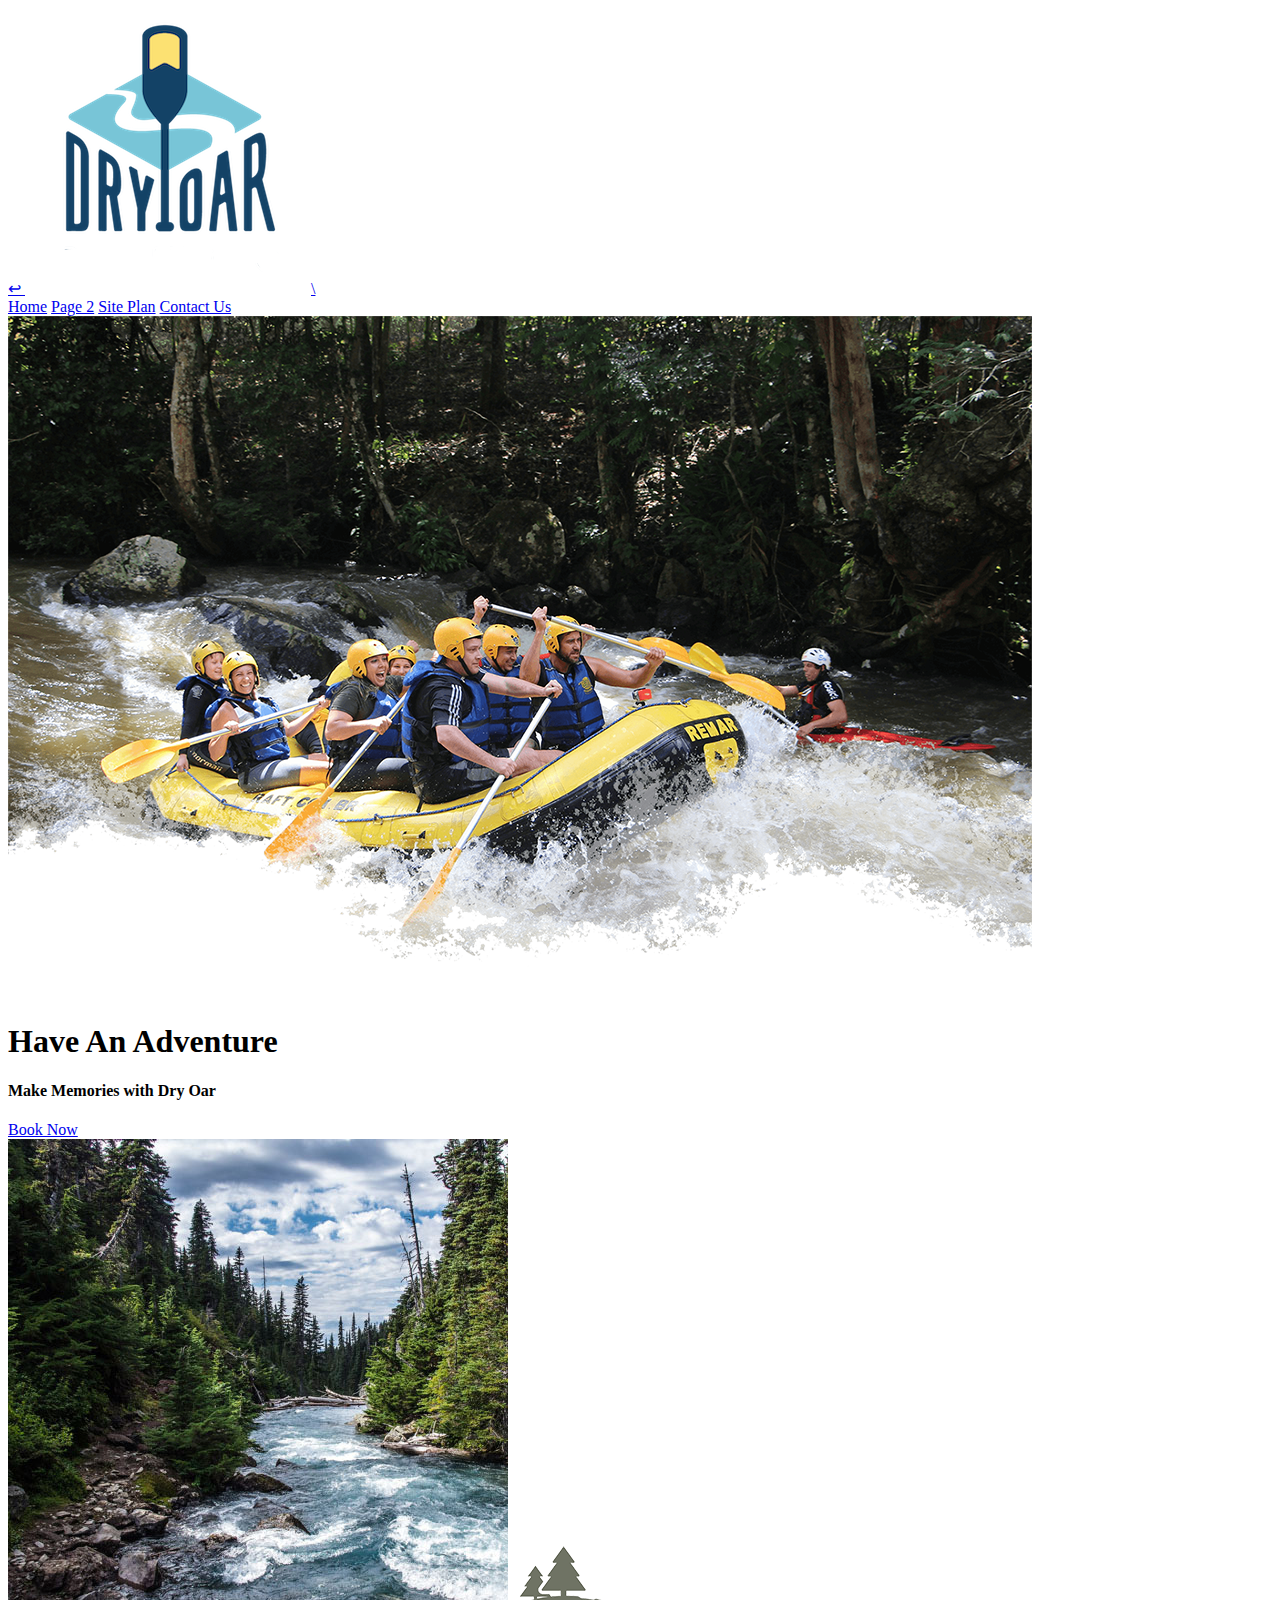
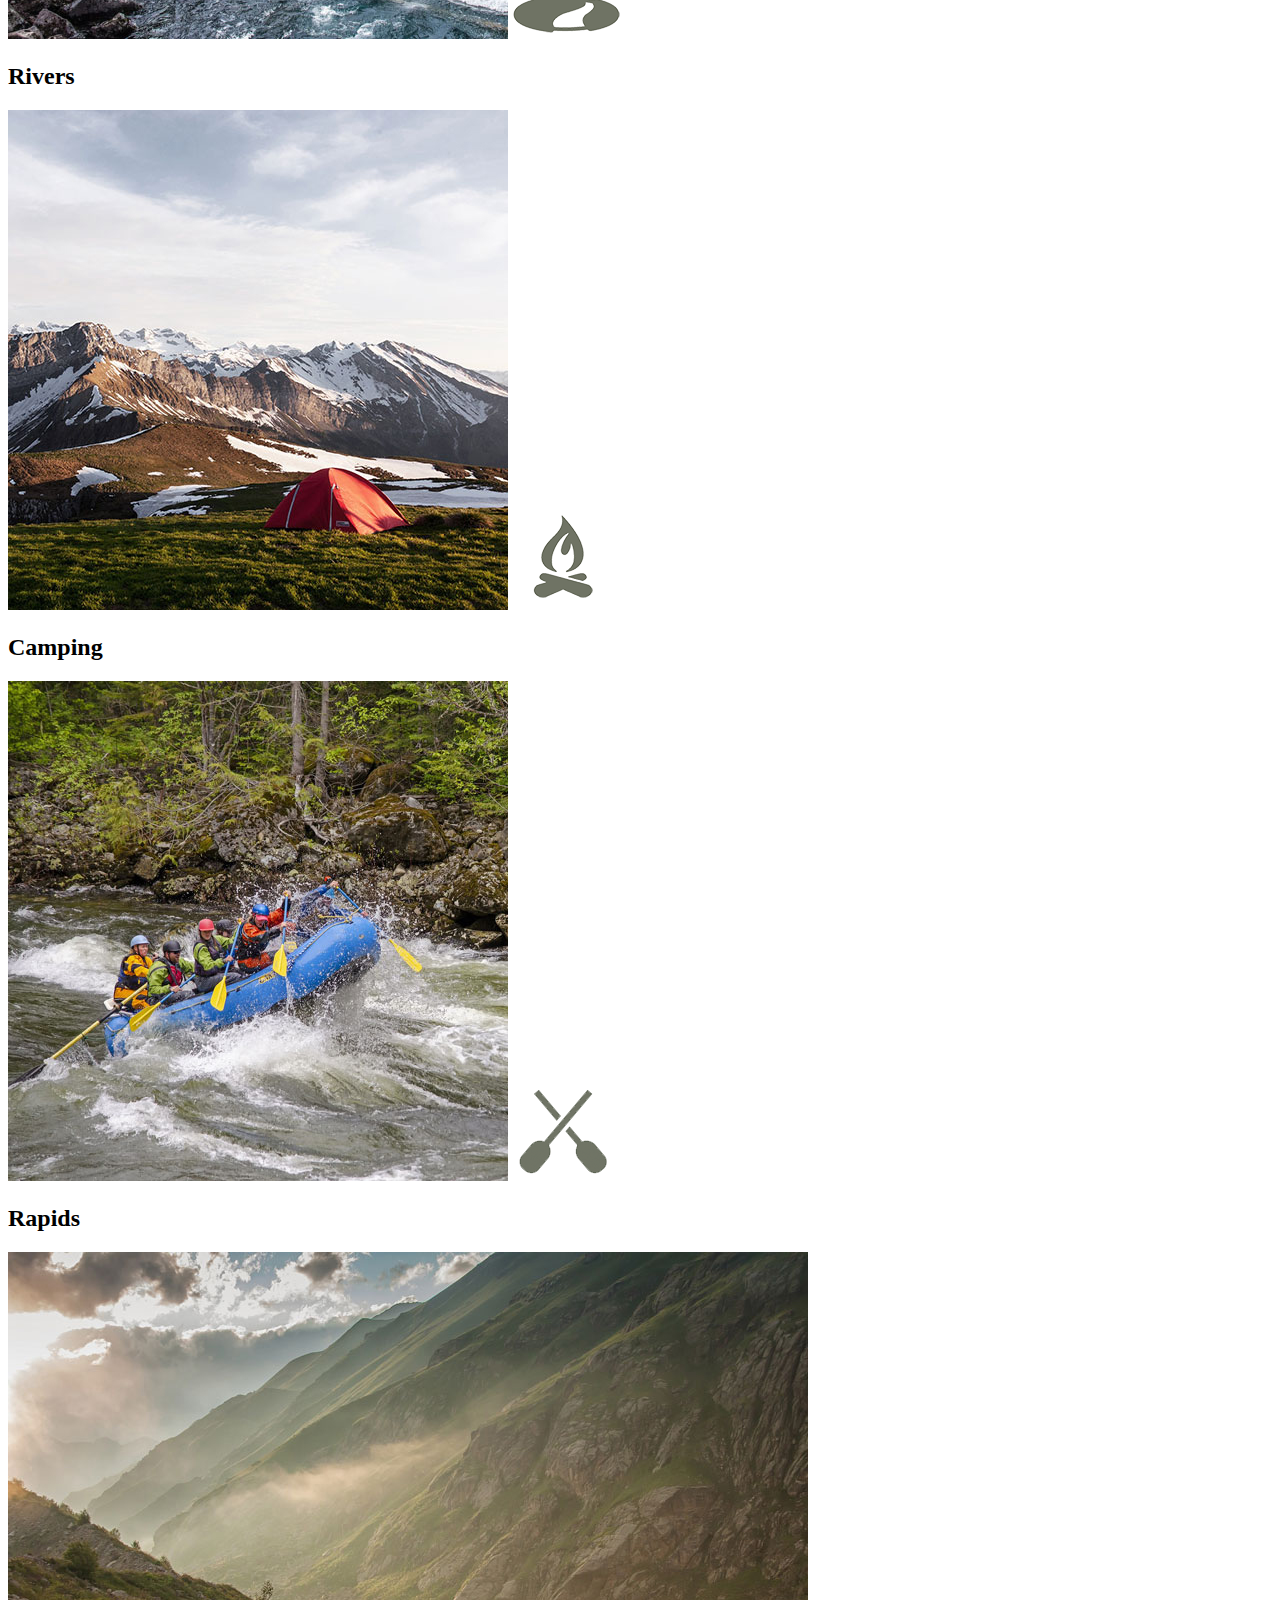
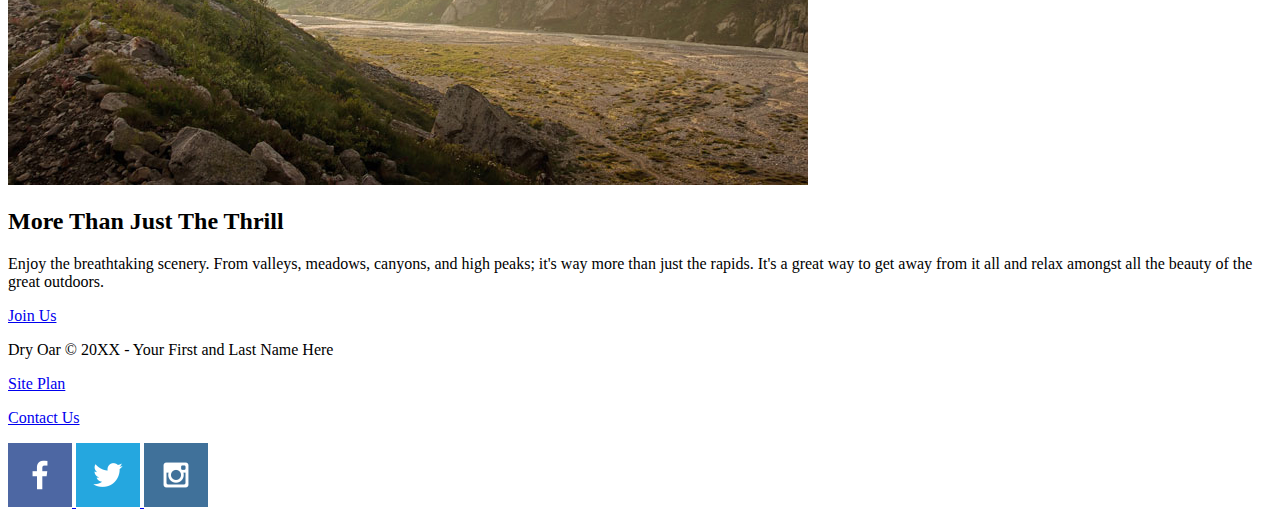
<file: WRR/index.html>
<!DOCTYPE html>
    <html lang="en">
    <head>
        <meta charset="UTF-8">
        <meta http-equiv="X-UA-Compatible" content="IE=edge">
        <meta name="viewport" content="width=device-width, initial-scale=1.0">
        <title>Whitewater Rafting Vacations | Dry Oar Boating | Home</title>
    </head>
    <body>
        <header>
            <a id+"logo_link" href="index.html">↩ 
                <img class="logo" src="images/logo.png" alt ="Dry Oar Logo">\
            </a>
            <nav>
                <a href="index.html">Home</a>
                <a href="#">Page 2</a>
                <a href="site-plan-rafting.html">Site Plan</a>
                <a href="contactus.html">Contact Us</a>
            </nav>
        </header>
        <div id="hero">
            <div id="hero-box">
                <img id="hero-img" src="images/hero.png" alt="People enjoying white water rafting">
            </div>
            <section id="hero-msg">
                <h1 class="home-title">Have An Adventure</h1>
                <h4>Make Memories with Dry Oar </h4>
                <div class='button-box'>
                    <a class='book' href="rates.html">Book Now</a>
                </div>
            </section>
        </div>
        <main class="home-grid">
            <section class="rivers-card">
                <img class="card-img" src="images/rivers.jpeg" alt="river in forest">
                <img class="icon" src="images/river_icon.png" alt="river icon">
                <h2>Rivers</h2>
            </section>
            <section class="camping-card">
                <img class="card-img" src="images/camping.jpeg" alt="tent in mountains">
                <img class="icon" src="images/fire_icon.png" alt="fire icon">
                <h2>Camping</h2>
            </section>
            <section class="rapids-card">
                <img class="card-img" src="images/rapids.jpeg" alt="rafting boat">
                <img class="icon" src="images/oars.png" alt="oars icon">
                <h2>Rapids</h2>
            </section>
            <img class="mountains" src="images/mountains.jpeg" alt="Misty mountains">
            <section class="msg">
                <h2>More Than Just The Thrill</h2>
                <p>Enjoy the breathtaking scenery. From valleys, meadows, canyons, and high peaks; it's way more than just the rapids. It's a great way to get away from it all and relax amongst all the beauty of the great outdoors. </p>
                <a class='join' href="rivers.html">Join Us</a>
             </section>
        </main>
        <footer>
            <p>Dry Oar &copy; 20XX - Your First and Last Name Here</p>
            <p><a href="site-plan-rafting.html">Site Plan</a></p>
            <p><a href="contactus.html">Contact Us</a></p>
            <div class="social">
                <a href="https://facebook.com">
                    <img src="images/facebook.png" alt="fb icon">
                </a>
                <a href="https://twitter.com">
                    <img src="images/twitter.png" alt="twitter icon">
                </a>
                <a href="https://instagram.com">
                    <img src="images/instagram.png" alt="instagram icon">
                </a>
            </div>
        </footer>
    </body>
    </html>
</file>
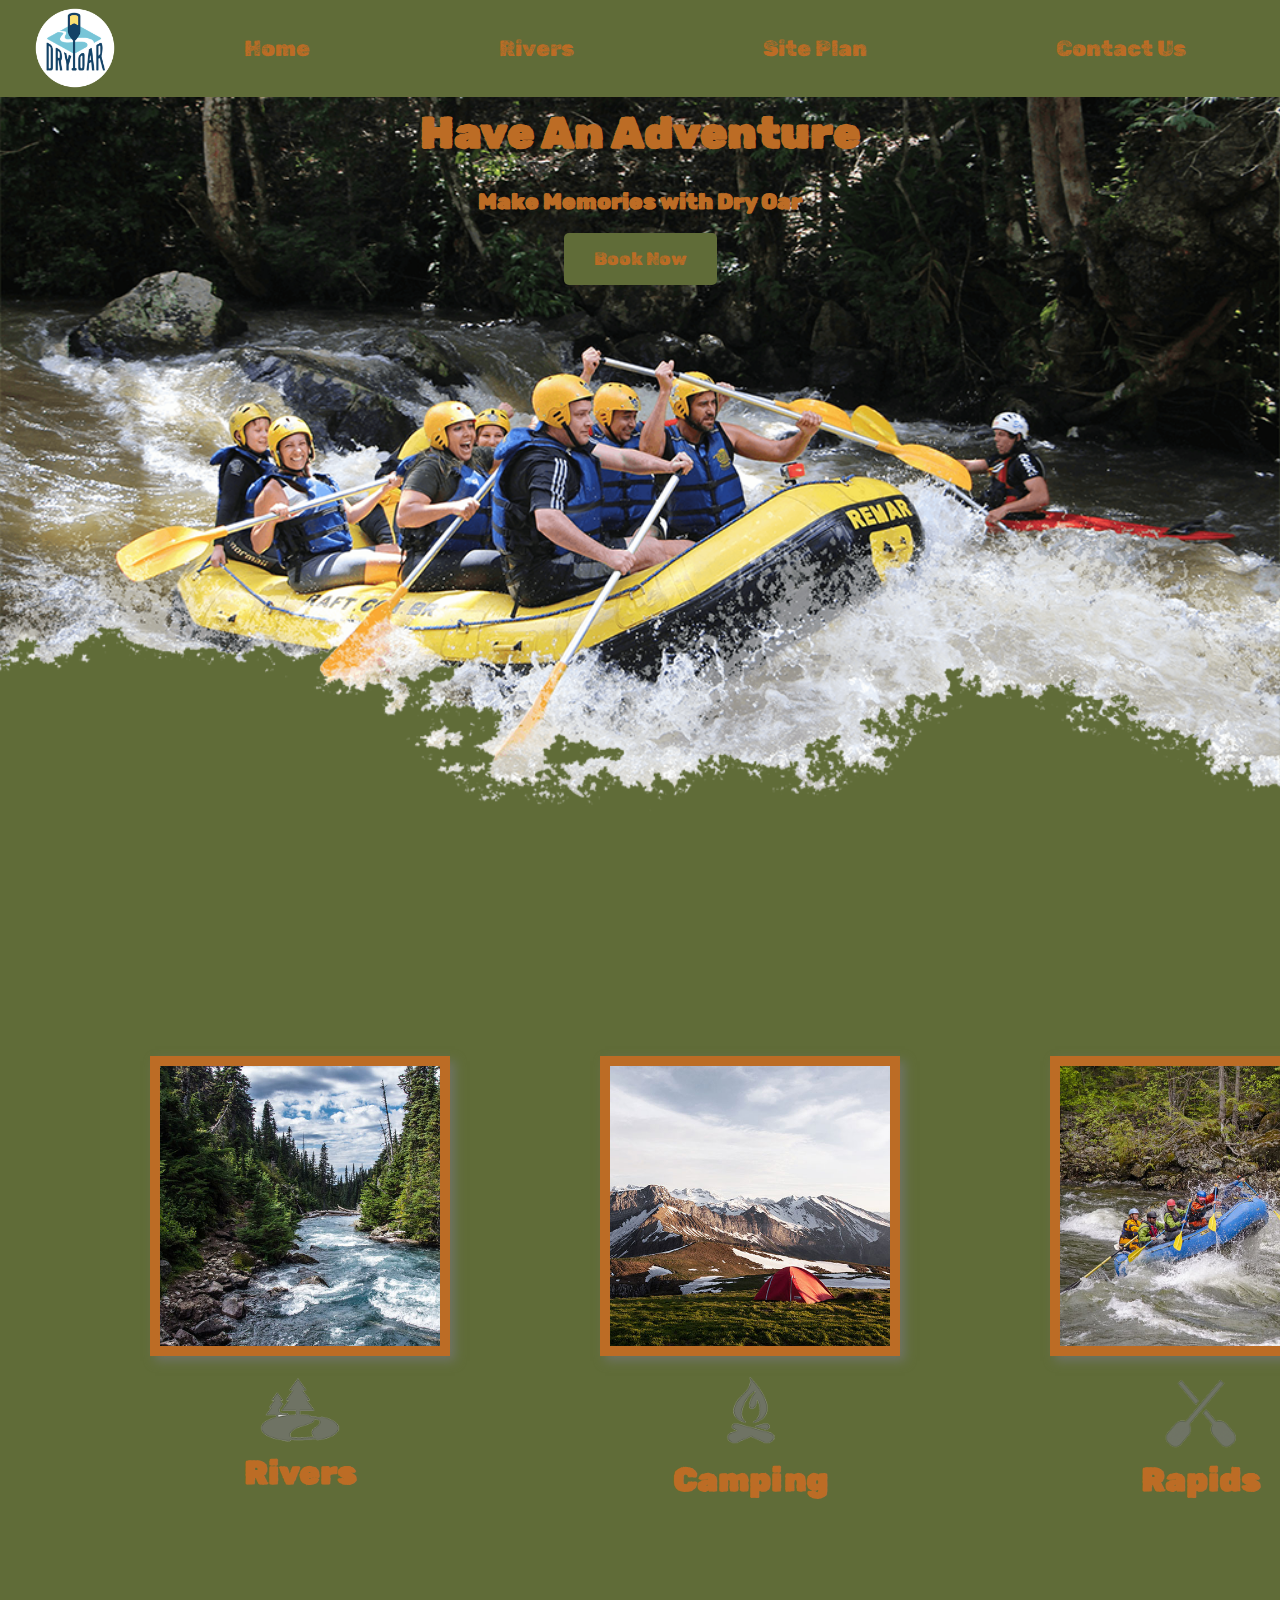
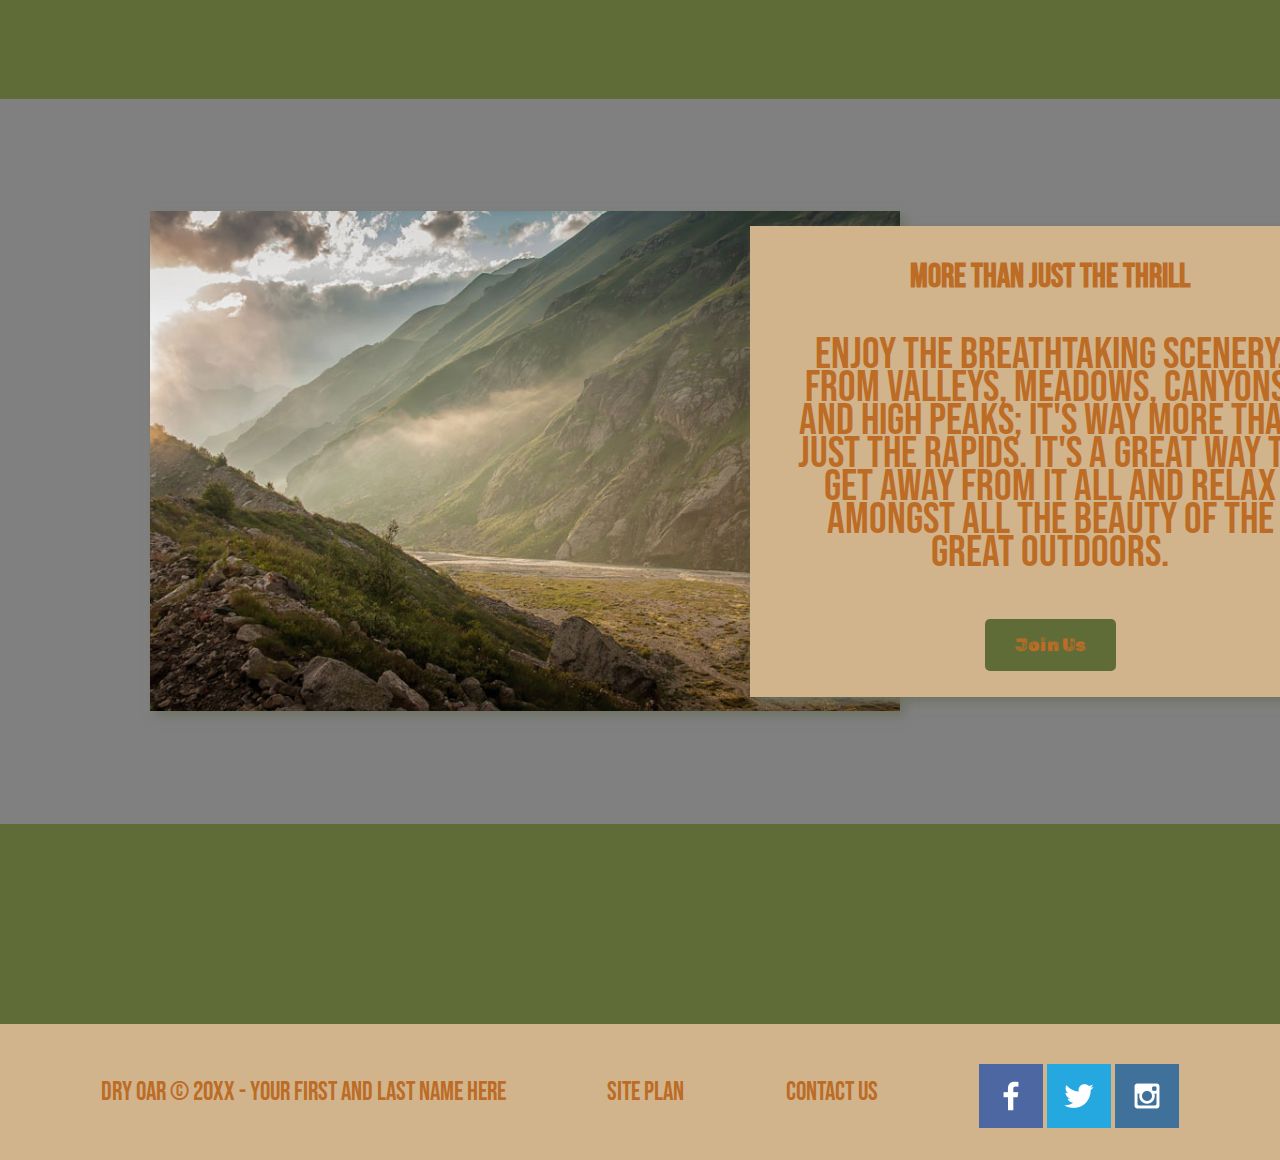
<file: wwr/index.html>
<!DOCTYPE html>
    <html lang="en">
    <head>
        <link rel="stylesheet" href="styles/style.css">
        <meta charset="UTF-8">
        <meta http-equiv="X-UA-Compatible" content="IE=edge">
        <meta name="viewport" content="width=device-width, initial-scale=1.0">
        <title>Whitewater Rafting Vacations | Dry Oar Boating | Home</title>
    </head>
    <body>
        <div id="content">
        <header>
            <a id="logo_link" href="index.html">
                <img class="logo" src="images/logo.png" alt ="Dry Oar Logo">
            </a>
            <nav>
                <a href="index.html">Home</a>
                <a href="./rivers.html">Rivers</a>
                <a href="site-plan-rafting.html">Site Plan</a>
                <a href="contactus.html">Contact Us</a>
            </nav>
        </header>
        <div id="hero">
            <div id="hero-box">
                <img id="hero-img" src="images/hero.png" alt="People enjoying white water rafting">
            </div>
            <section id="hero-msg">
                <h1 class="home-title">Have An Adventure</h1>
                <h4>Make Memories with Dry Oar </h4>
                <div class='button-box'>
                    <a class='book' href="rates.html">Book Now</a>
                </div>
            </section>
        </div>
        <main class="home-grid">
            <section class="rivers-card">
                <img class="card-img" src="images/rivers.jpeg" alt="river in forest">
                <img class="icon" src="images/river_icon.png" alt="river icon">
                <h2>Rivers</h2>
            </section>
            <section class="camping-card">
                <img class="card-img" src="images/camping.jpeg" alt="tent in mountains">
                <img class="icon" src="images/fire_icon.png" alt="fire icon">
                <h2>Camping</h2>
            </section>
            <section class="rapids-card">
                <img class="card-img" src="images/rapids.jpeg" alt="rafting boat">
                <img class="icon" src="images/oars.png" alt="oars icon">
                <h2>Rapids</h2>
            </section>
            <div id="background"></div>
            <img class="mountains" src="images/mountains.jpeg" alt="Misty mountains">
            <section class="msg">
                <h2>More Than Just The Thrill</h2>
                <p>Enjoy the breathtaking scenery. From valleys, meadows, canyons, and high peaks; it's way more than just the rapids. It's a great way to get away from it all and relax amongst all the beauty of the great outdoors. </p>
                <a class='join' href="rivers.html">Join Us</a>
             </section>
        </main>
        <footer>
            <p>Dry Oar &copy; 20XX - Your First and Last Name Here</p>
            <p><a href="site-plan-rafting.html">Site Plan</a></p>
            <p><a href="contactus.html">Contact Us</a></p>
            <div class="social">
                <a href="https://facebook.com" target="_blank">
                    <img src="images/facebook.png" alt="fb icon">
                </a>
                <a href="https://twitter.com" target="_blank">
                    <img src="images/twitter.png" alt="twitter icon">
                </a>
                <a href="https://instagram.com" target="_blank">
                    <img src="images/instagram.png" alt="instagram icon">
                </a>
            </div>
        </footer>
        </div>
    </body>
    </html>
</file>
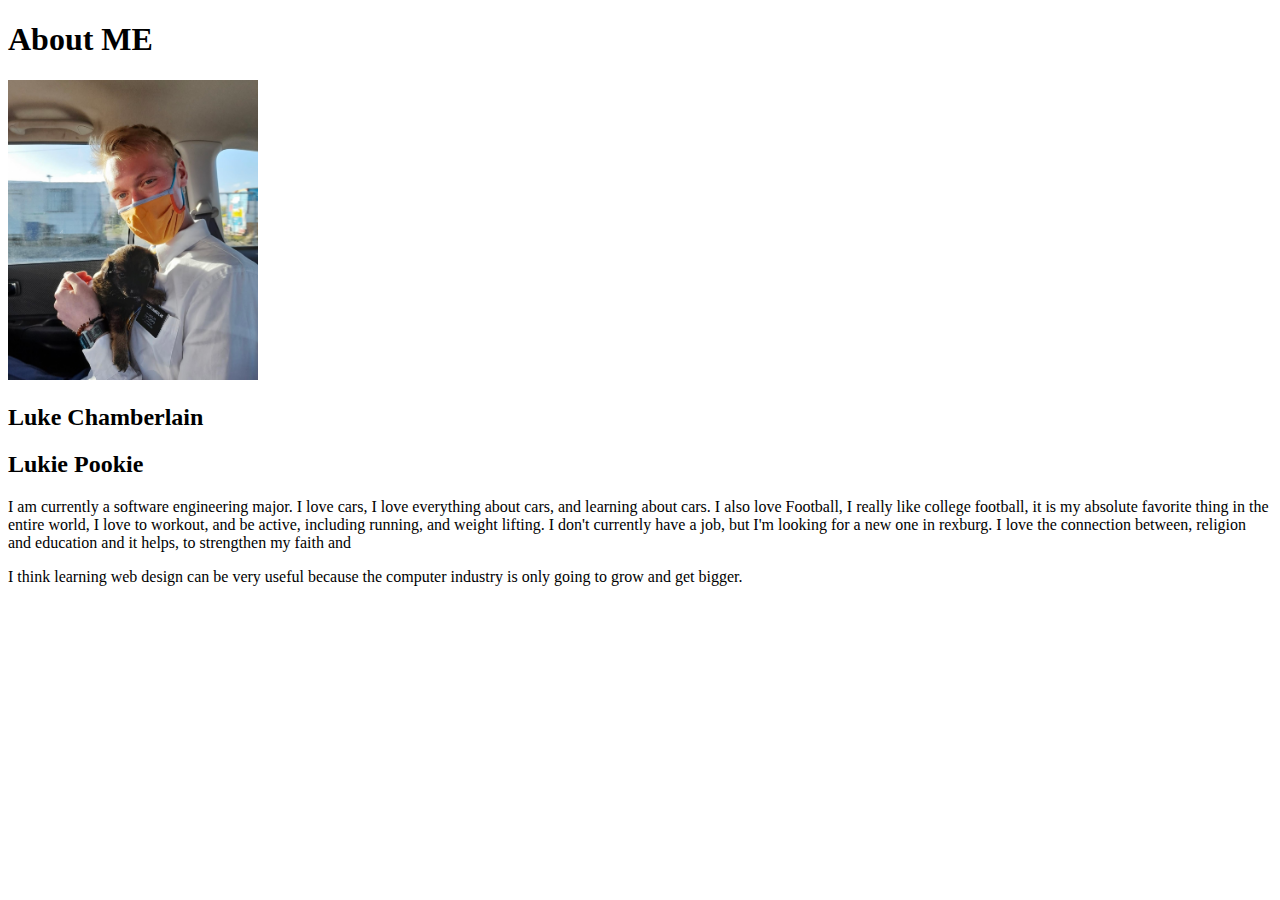
<file: aboutme.html>
<!DOCTYPE html>
<html lang="en">
<head>
    <meta charset="UTF-8">
    <meta http-equiv="X-UA-Compatible" content="IE=edge">
    <meta name="viewport" content="width=device-width, initial-scale=1.0">
    <title>Document</title>
</head>
<body>
    <h1>About ME</h1>
    <img alt="image of me?" src="images/Meandpuppy.jpeg" height="300" width="250">
    <h2>Luke Chamberlain</h2>
    <h2>Lukie Pookie</h2>
    <p>I am currently a software engineering major.
        I love cars, I love everything about cars, and learning about cars. I also love Football, I really like college football, 
        it is my absolute favorite thing in the entire world, I love to workout, and be active, including running, and weight lifting.  
        I don't currently have a job, but I'm looking for a new one in rexburg.
        I love the connection between, religion and education and it helps, to strengthen my faith and </p>
        <p>I think learning web design can be very useful because the computer industry 
            is only going to grow and get bigger.
        </p>
</body>
</html>
</file>
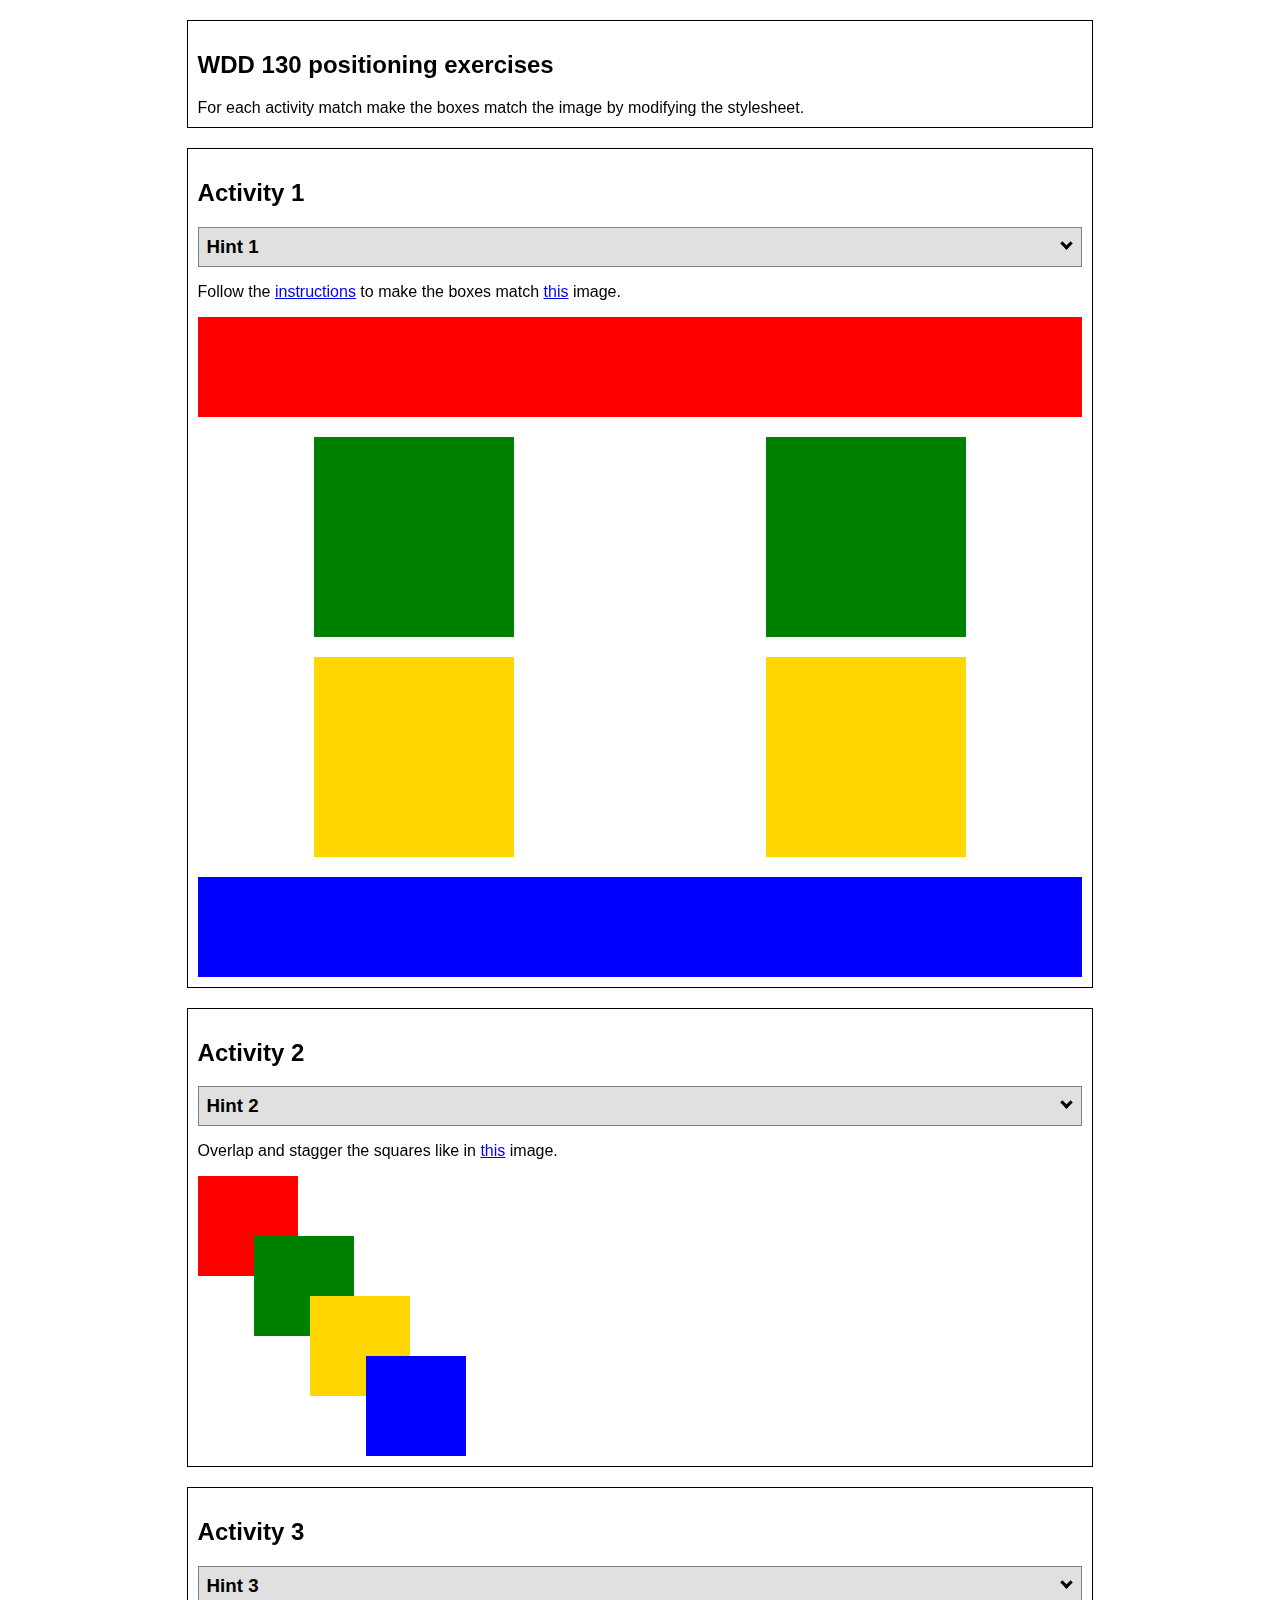
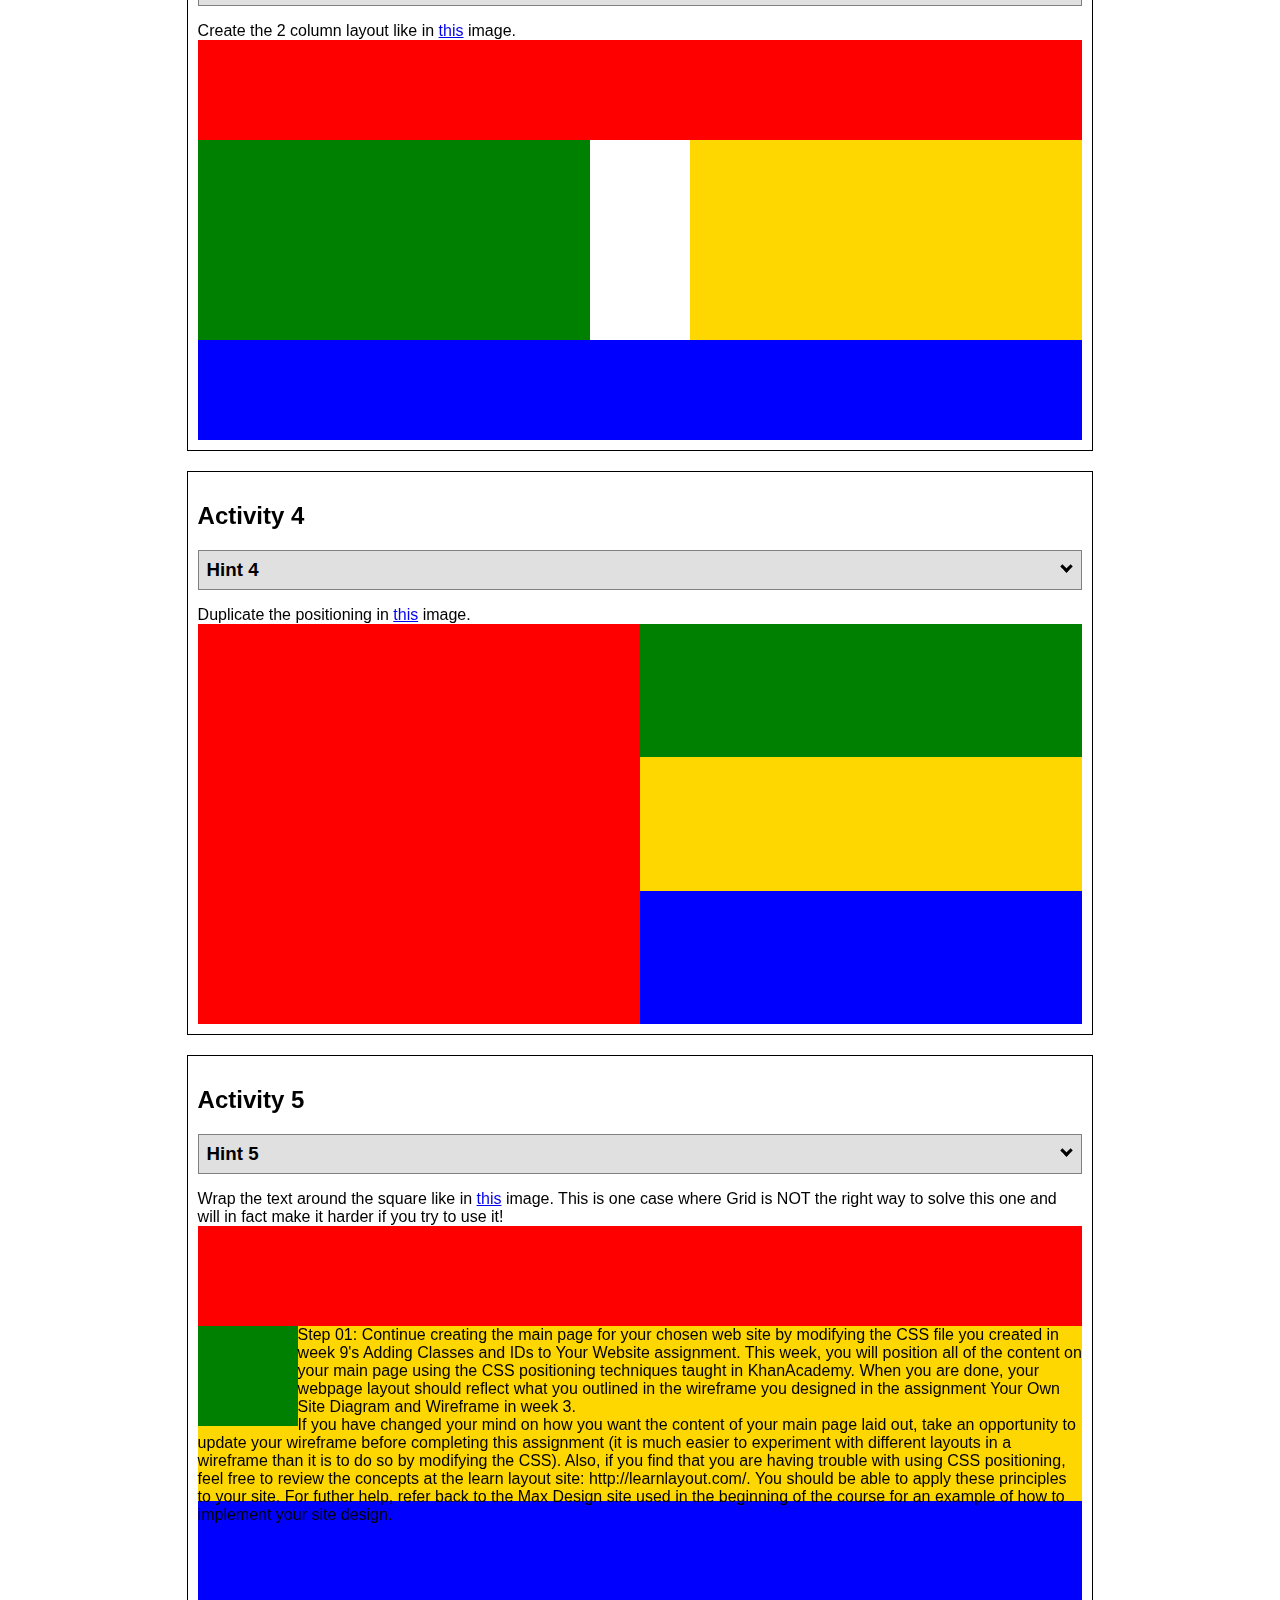
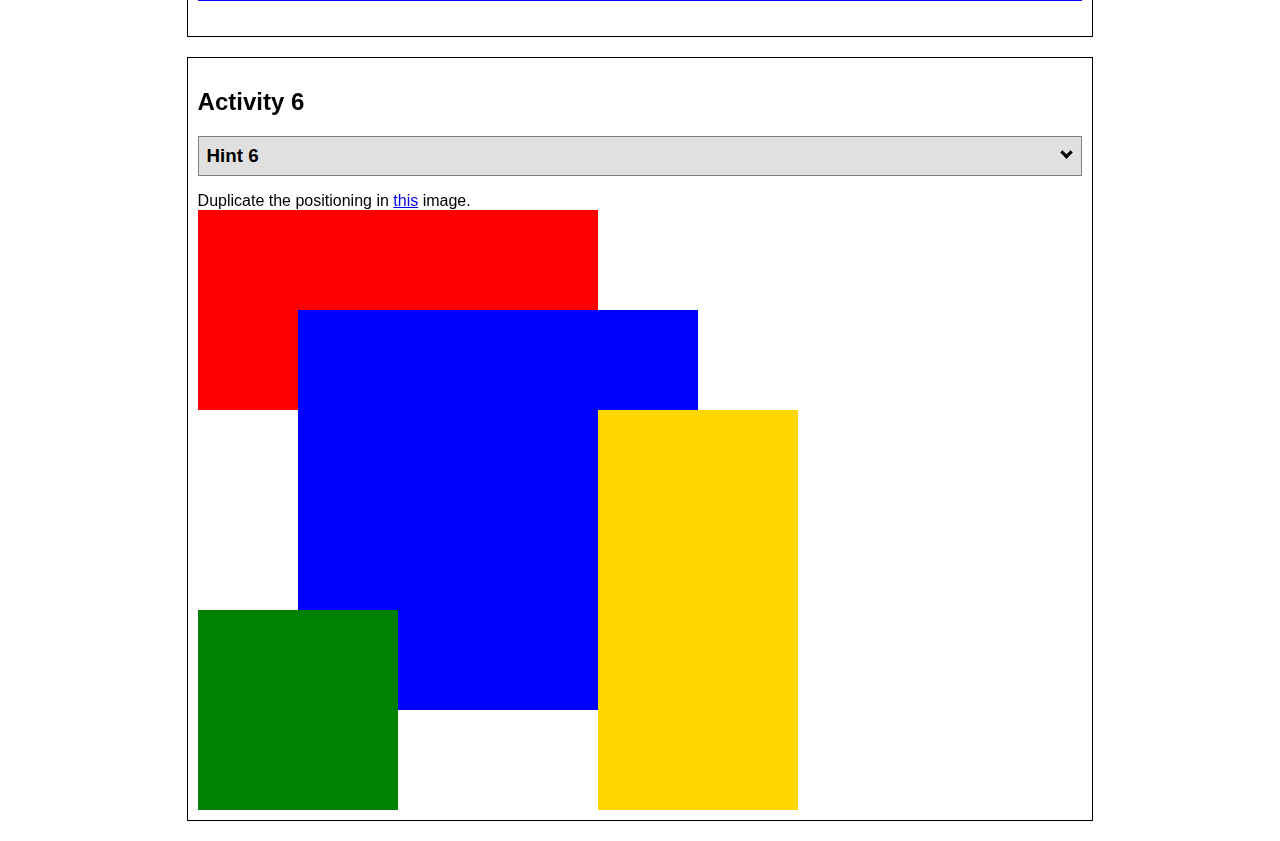
<file: positioning.html>
<!DOCTYPE html>
<html lang="en">
  <head>
    <!-- HTML - Name: positioning.html -->
    <title>Positioning Activity</title>
    <link rel="stylesheet" type="text/css" href="positionstyles.css" />
  </head>
  <body>
    <div class="activity">
      <h2>WDD 130 positioning exercises</h2>
      For each activity match make the boxes match the image by modifying the stylesheet.</div>
    <div class="activity">
      <h2>Activity 1</h2>
      <section class="hint"><input type="checkbox" ><i></i> <h3>Hint 1</h3><div><p>Check out the <a href="https://byui-wdd.github.io/wdd130/activities/w06-css-positioning.html" target="_blank">activity instructions</a> in Ilearn!</p></div></section>
      <p>Follow the <a href="https://byui-wdd.github.io/wdd130/activities/w06-css-positioning.html" target="_blank">instructions</a> to make the boxes match  <a href="https://byui-wdd.github.io/wdd130/images/example1.png" target="_blank">this</a> image.</p>
      <div class="content1" >
        <div class="red1" ></div>
        <div class="green1" ></div>
        <div class="green1" ></div>
        <div class="yellow1"></div>
        <div class="yellow1"></div>
        <div class="blue1"></div>
      </div>
    </div>
    <div class="activity">
      <h2>Activity 2</h2>
      <section class="hint"><input type="checkbox" > <h3>Hint 2</h3><i></i><div><p>Remember that the best way to shift elements around slightly on the page is with Margins.  You could also use Grid.  Either would work for this. If you choose margin, you can use a <em>negative</em> margin. (ie margin-top: -20px;)</p><h4>Properties used:</h4><ul><li>margin-top, margin-left</li><li>...or...</li><li>grid-template-columns: 50px 50px 50px 50px 50px </li></ul></div></section>
      <p>Overlap and stagger the squares like in <a href="https://byui-wdd.github.io/wdd130/images/example2.png" target="_blank">this</a> image.</p>
      <div class="content2" >
        <div class="red2" ></div>
        <div class="green2" ></div>
        <div class="yellow2"></div>
        <div class="blue2"></div>
      </div>
    </div>
    <div class="activity">
      <h2>Activity 3</h2>
      <section class="hint"><input type="checkbox" > <h3>Hint 3</h3><i></i><div><p>This one is going to be best solved with CSS Grid. Remember to make the boxes the right width first...then start moving them around. </p><h4>Properties used:</h4><ul><li>display:grid;</li><li>grid-template-columns:</li><li>grid-column-gap:</li>
        <li>grid-column:</li>  </ul></div></section>
      Create the 2 column layout like in <a href="https://byui-wdd.github.io/wdd130/images/example3.png" target="_blank">this</a>  image.
      <div class="content3" >
        <div class="red3" ></div>
        <div class="green3" ></div>
        <div class="yellow3"></div>
        <div class="blue3"></div>
      </div>
    </div>
    <div class="activity">
      <h2>Activity 4</h2>
      <section class="hint"><input type="checkbox" > <h3>Hint 4</h3><i></i><div><p>For the others we have been primarily concerned with width. For this one you will need to adjust height as well. </p><h4>Properties used:</h4><ul><li>display:grid;</li><li>grid-template-columns:</li><li>grid-row:</li></ul></div></section>
      Duplicate the positioning in <a href="https://byui-wdd.github.io/wdd130/images/example4.png" target="_blank">this</a> image. 
      <div class="content4" >
        <div class="red4" ></div>
        <div class="green4" ></div>
        <div class="yellow4"></div>
        <div class="blue4"></div>
      </div>
    </div>

    <div class="activity">
      <h2>Activity 5</h2>
      <section class="hint"><input type="checkbox" > <h3>Hint 5</h3><i></i><div><p>Grid is <strong>not</strong> the right way to do this.  In fact there is only one way to really do that...and that is with float. Remember that we float the thing we want the text to wrap around.  Also remember to start by making all the shapes the right size and shape.</p><h4>Properties used:</h4><ul><li>float: left;</li></ul></div></section>
      Wrap the text around the square like in <a href="https://byui-wdd.github.io/wdd130/images/example5.png" target="_blank">this</a> image. This is one case where Grid is NOT the right way to solve this one and will in fact make it harder if you try to use it!
      <div class="content5" >
        <div class="red5" ></div>
        <div class="green5" ></div>
        <div class="yellow5">Step 01: Continue creating the main page for your chosen web site by modifying the CSS file you created in week 9's Adding Classes and IDs to Your Website assignment. This week, you will position all of the content on your main page using the CSS positioning techniques taught in KhanAcademy. When you are done, your webpage layout should reflect what you outlined in the wireframe you designed in the assignment Your Own Site Diagram and Wireframe in week 3. <br />
          If you have changed your mind on how you want the content of your main page laid out, take an opportunity to update your wireframe before completing this assignment (it is much easier to experiment with different layouts in a wireframe than it is to do so by modifying the CSS). Also, if you find that you are having trouble with using CSS positioning, feel free to review the concepts at the learn layout site: http://learnlayout.com/. You should be able to apply these principles to your site. For futher help, refer back to the Max Design site used in the beginning of the course for an example of how to implement your site design.</div>
        <div class="blue5"></div>
      </div>
    </div>
    <div class="activity">
      <h2>Activity 6</h2>
      <section class="hint"><input type="checkbox" > <h3>Hint 6</h3><i></i><div><p>This one is all about visualizing the grid behind the layout. If you are having a hard time doing that first: all the sizes are even multiples of 100, and second here is another example with the lines drawn: <a href="https://byui-wdd.github.io/wdd130/images/example6-hint.png" target="_blank">example 6 with lines</a>. For this one you will find it easiest if you use px for the column width. You can also use <kbd>z-index</kbd> to control the element layering.    </p><h4>Properties used:</h4><ul><li>display:grid;</li><li>grid-template-columns:</li><li>grid-column:</li><li>grid-row:</li><li><a href="https://www.w3schools.com/cssref/pr_pos_z-index.asp" target="_blank">z-index:</a></li></ul></div></section>
      Duplicate the positioning in <a href="https://byui-wdd.github.io/wdd130/images/example6.png" target="_blank">this</a> image.
      <div class="content6" >
        <div class="red6" ></div>
        <div class="green6" ></div>
        <div class="yellow6"></div>
        <div class="blue6"></div>
      </div>
    </div>
  </body>
</html>
</file>
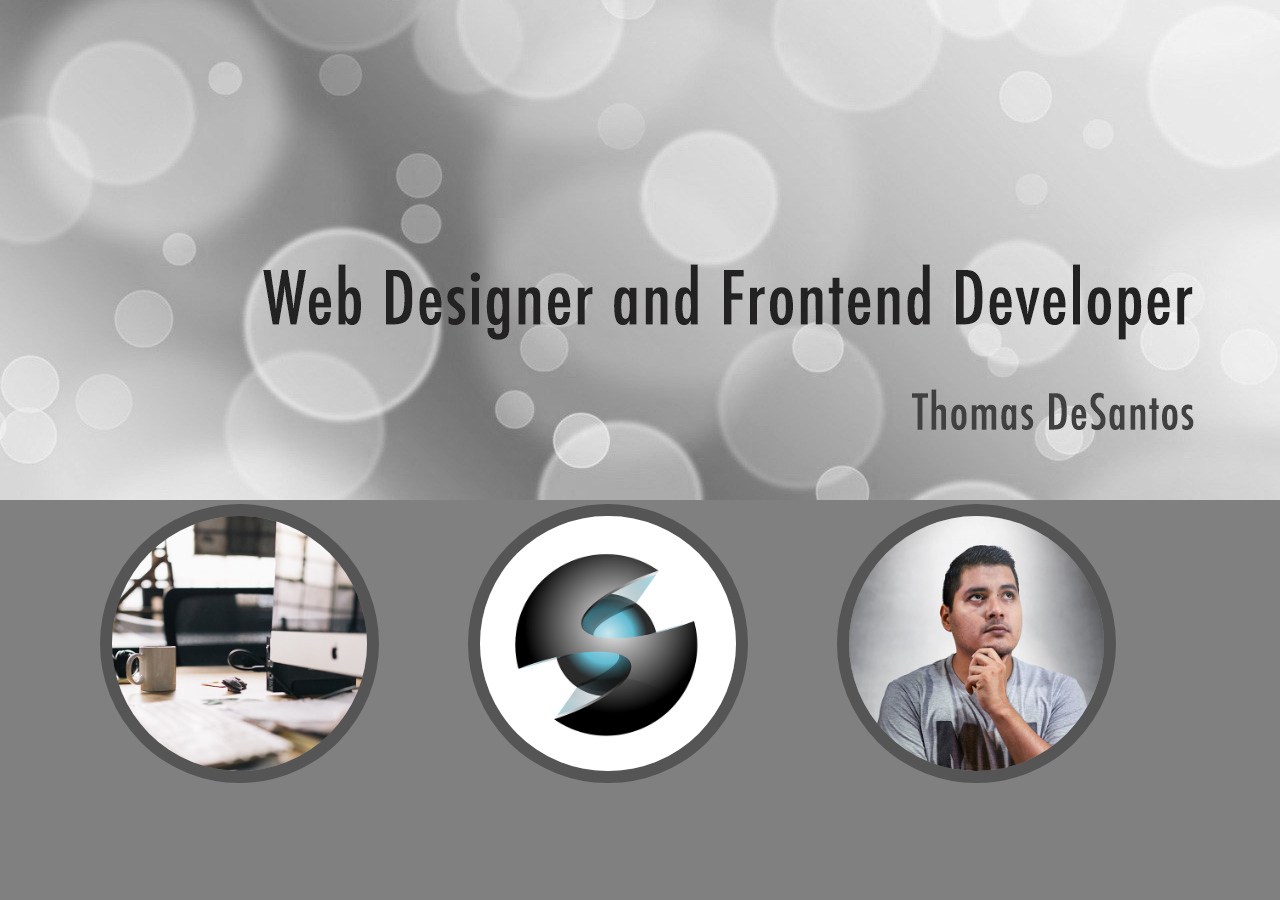
<file: Ice 5/ice5.html>
<!DOCTYPE html>
<html lang="en">
<head>
    <title>Web Designer and Frontend Developer</title>
    <meta charset="UTF-8">
    <meta http-equiv="X-UA-Compatible" content="IE=edge">
    <meta name="viewport" content="width=device-width, initial-scale=1.0">
    <title>Document</title>
    <link rel="stylesheet" href ="styles/ice5.css">
</head>
<body>
<img class= "web_designer" src="images/w05_circles.jpeg" alt="Web Designer and Frontend Developer">
</body>
 <div id = "icons">
    <div>
        <img class= "desk" src="images/w05_ice_image_desk.jpeg" alt="desk picture">
    </div>
    <div>
        <img class= "graphic" src="images/w05_ice_image_graphic.png" alt="graphic picture">
    </div>
    <div>
        <img class= "person" src="images/w05_ice_image_person.jpeg" alt="person image">
    </div>
 </div>

 </div>
</html>
</file>
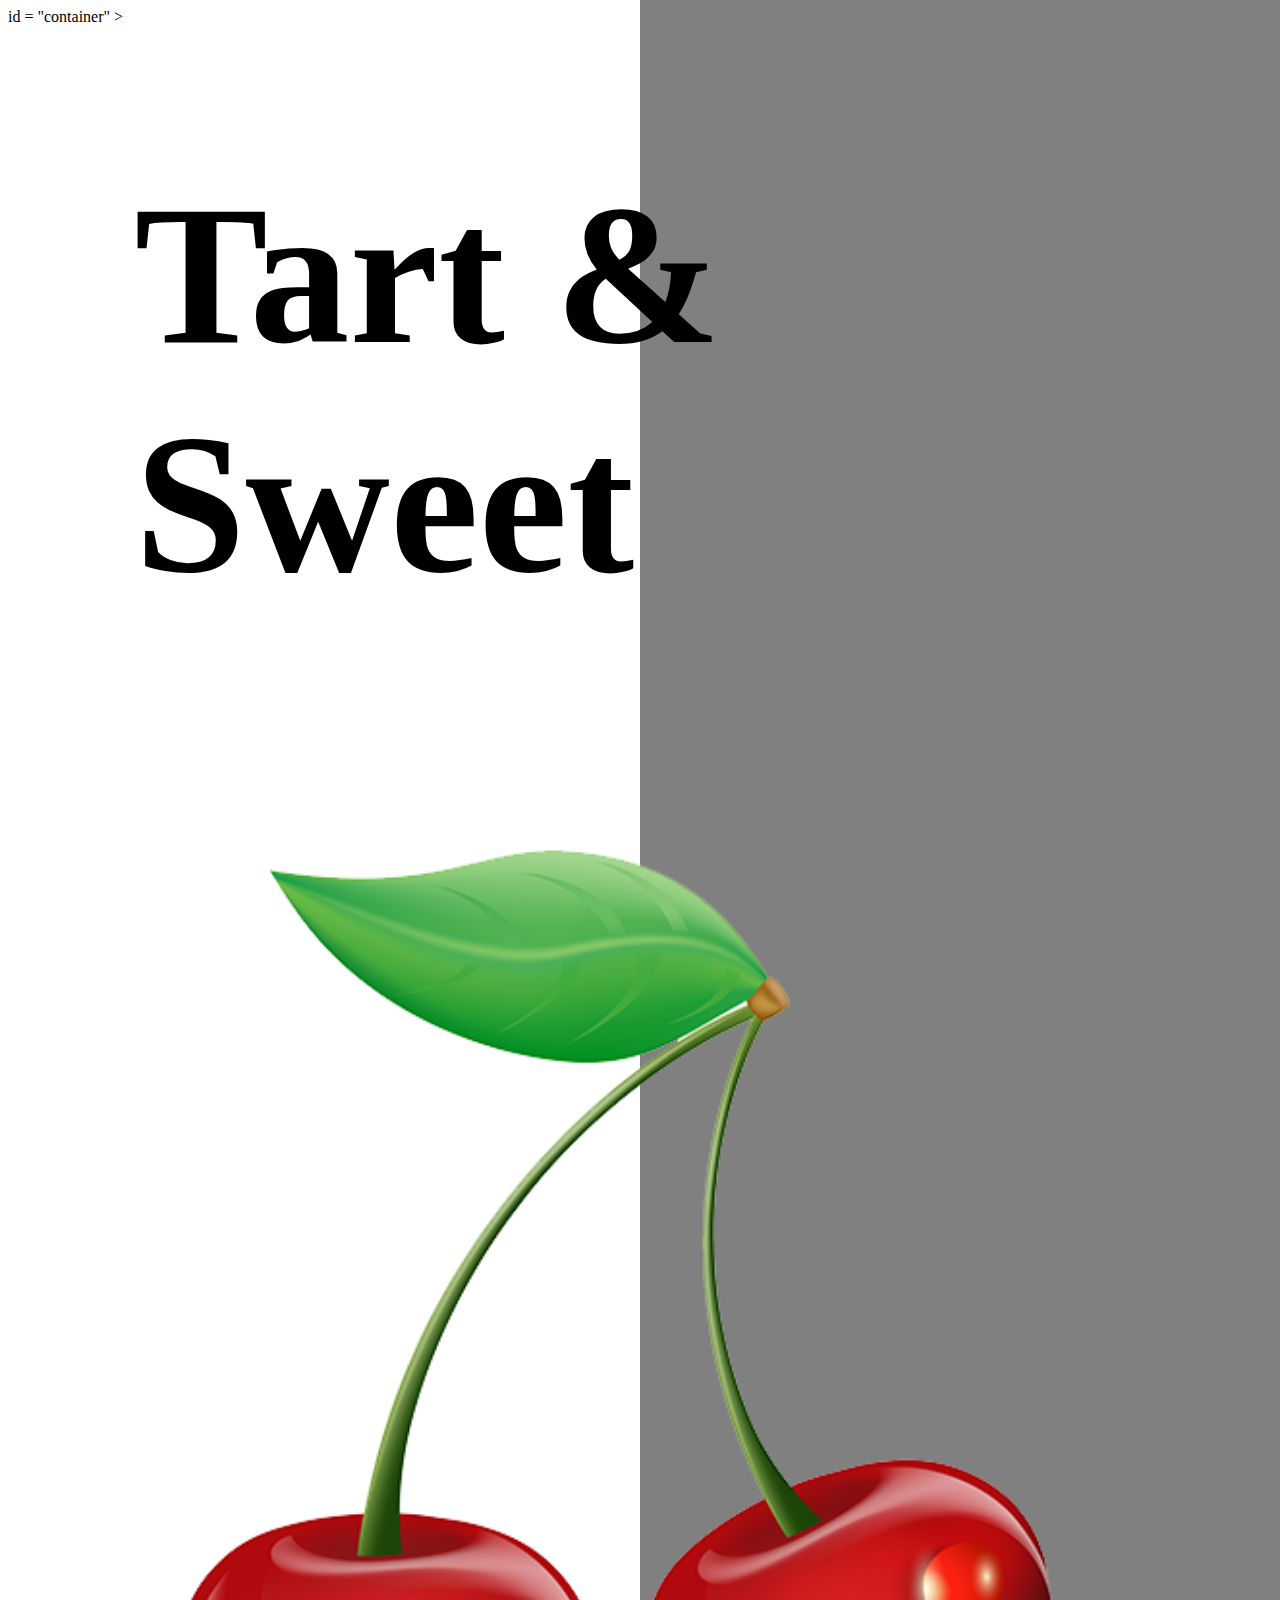
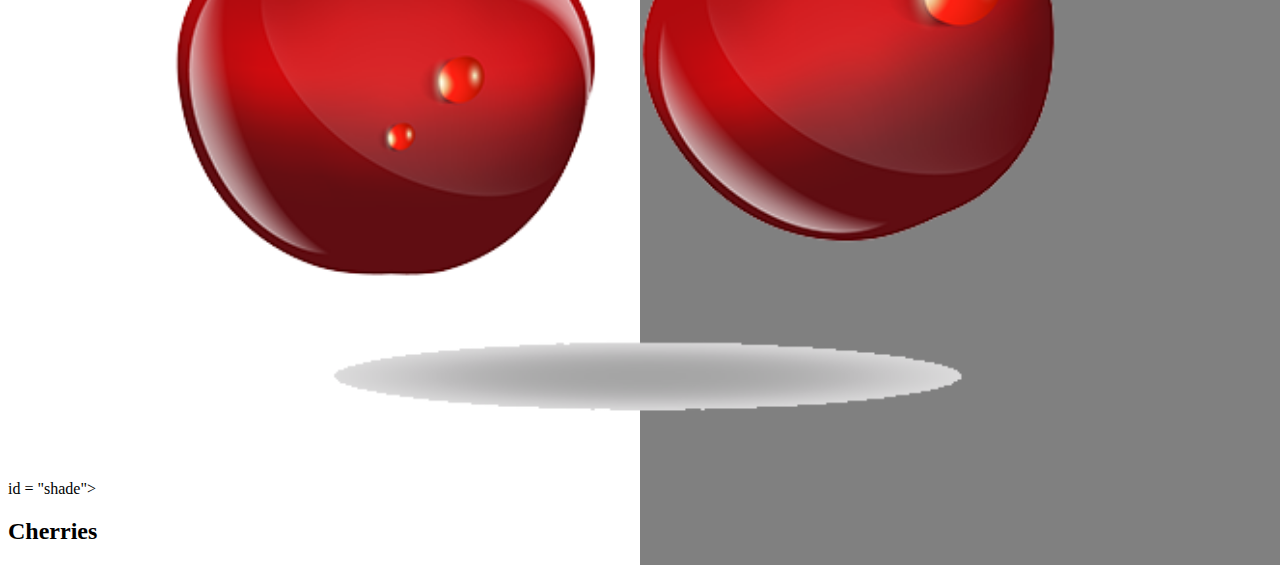
<file: ICE 6/ice6.html>
<!DOCTYPE html>
<html lang="en">
<head>
    <meta charset="UTF-8">
    <meta http-equiv="X-UA-Compatible" content="IE=edge">
    <meta name="viewport" content="width=device-width, initial-scale=1.0">
    <title>Document</title>
    <link rel="stylesheet" href ="styles/ice6.css">
</head>
<body>
    <div> id = "container" > 
        <h1>Tart & Sweet</h1>
        <img src="images/w06_cherries.png" alt="">
        <div> id = "shade"></div>
        <h2>Cherries</h2>
    </div>
    
</body>
</html>
</file>
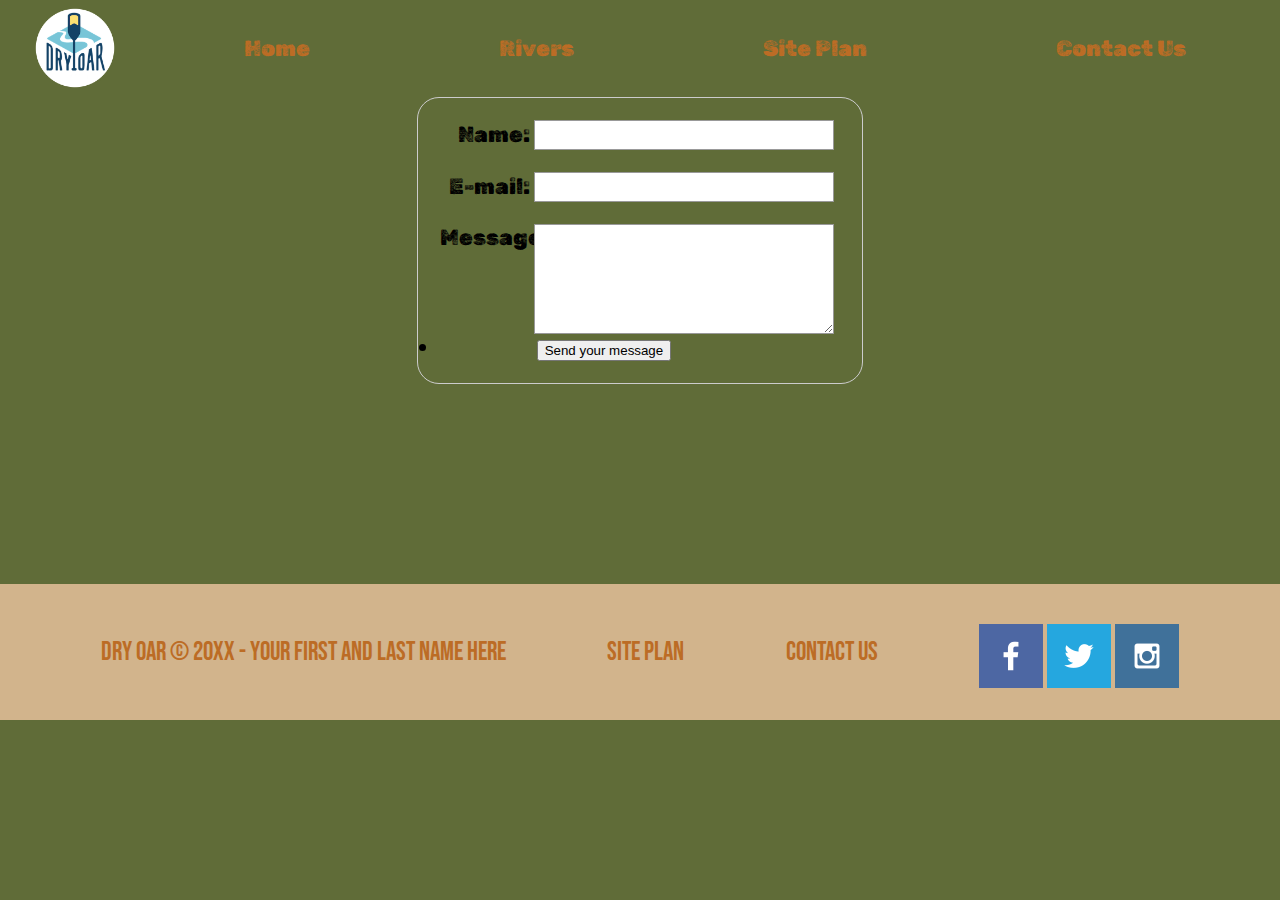
<file: wwr/contactus.html>
<!DOCTYPE html>
<html lang="en">
<head>
    <link rel="stylesheet" href="styles/style.css">
    <meta charset="UTF-8">
    <meta http-equiv="X-UA-Compatible" content="IE=edge">
    <meta name="viewport" content="width=device-width, initial-scale=1.0">
    <title>Contact Us</title>
</head>
<body>
    <div id="content">
    <header>
        <a id="logo_link" href="index.html">
            <img class="logo" src="images/logo.png" alt ="Dry Oar Logo">
        </a>
        <nav>
            <a href="index.html">Home</a>
            <a href="./rivers.html">Rivers</a>
            <a href="site-plan-rafting.html">Site Plan</a>
            <a href="contactus.html">Contact Us</a>
        </nav>
    </header>
    <main>

        <div id="feedback"></div>

        <form action="/my-handling-form-page" method="post">
            <ul>
              <li>
                <label for="name">Name:</label>
                <input type="text" id="name" name="user_name" />
              </li>
              <li>
                <label for="mail">E-mail:</label>
                <input type="email" id="mail" name="user_email" />
              </li>
              <li>
                <label for="msg">Message:</label>
                <textarea id="msg" name="user_message"></textarea>
              </li>
            </ul>
            <li class="button">
                <button type="submit">Send your message</button>
              </li>

          </form>
    </main>
    <footer>
        <p>Dry Oar &copy; 20XX - Your First and Last Name Here</p>
        <p><a href="site-plan-rafting.html">Site Plan</a></p>
        <p><a href="contactus.html">Contact Us</a></p>
        <div class="social">
            <a href="https://facebook.com" target="_blank">
                <img src="images/facebook.png" alt="fb icon">
            </a>
            <a href="https://twitter.com" target="_blank">
                <img src="images/twitter.png" alt="twitter icon">
            </a>
            <a href="https://instagram.com" target="_blank">
                <img src="images/instagram.png" alt="instagram icon">
            </a>
        </div>
    </footer>
    </div>
    <script>
        // get the feedback div element so we can do something with it.
        const feedbackElement = document.getElementById('feedback');
        // get the form so we can read what was entered in it.
        const formElement = document.forms[0];
        // add a 'listener' to wait for a submission of our form. When that happens run the code below.
        formElement.addEventListener('submit', function(e) {
            // stop the form from doing the default action.
            e.preventDefault();
            // set the contents of our feedback element to a message letting the user know the form was submitted successfully. Notice that we pull the name that was entered in the form to personalize the message!
            feedbackElement.innerHTML = 'Hello '+ formElement.user_name.value +'! Thank you for your message. We will get back with you as soon as possible!';
            // make the feedback element visible.
            feedbackElement.style.display = "block";
            // add a class to move everything down so our message doesn't cover it.
            document.body.classList.toggle('moveDown');
        });
    </script>
</body>
</html>
</file>
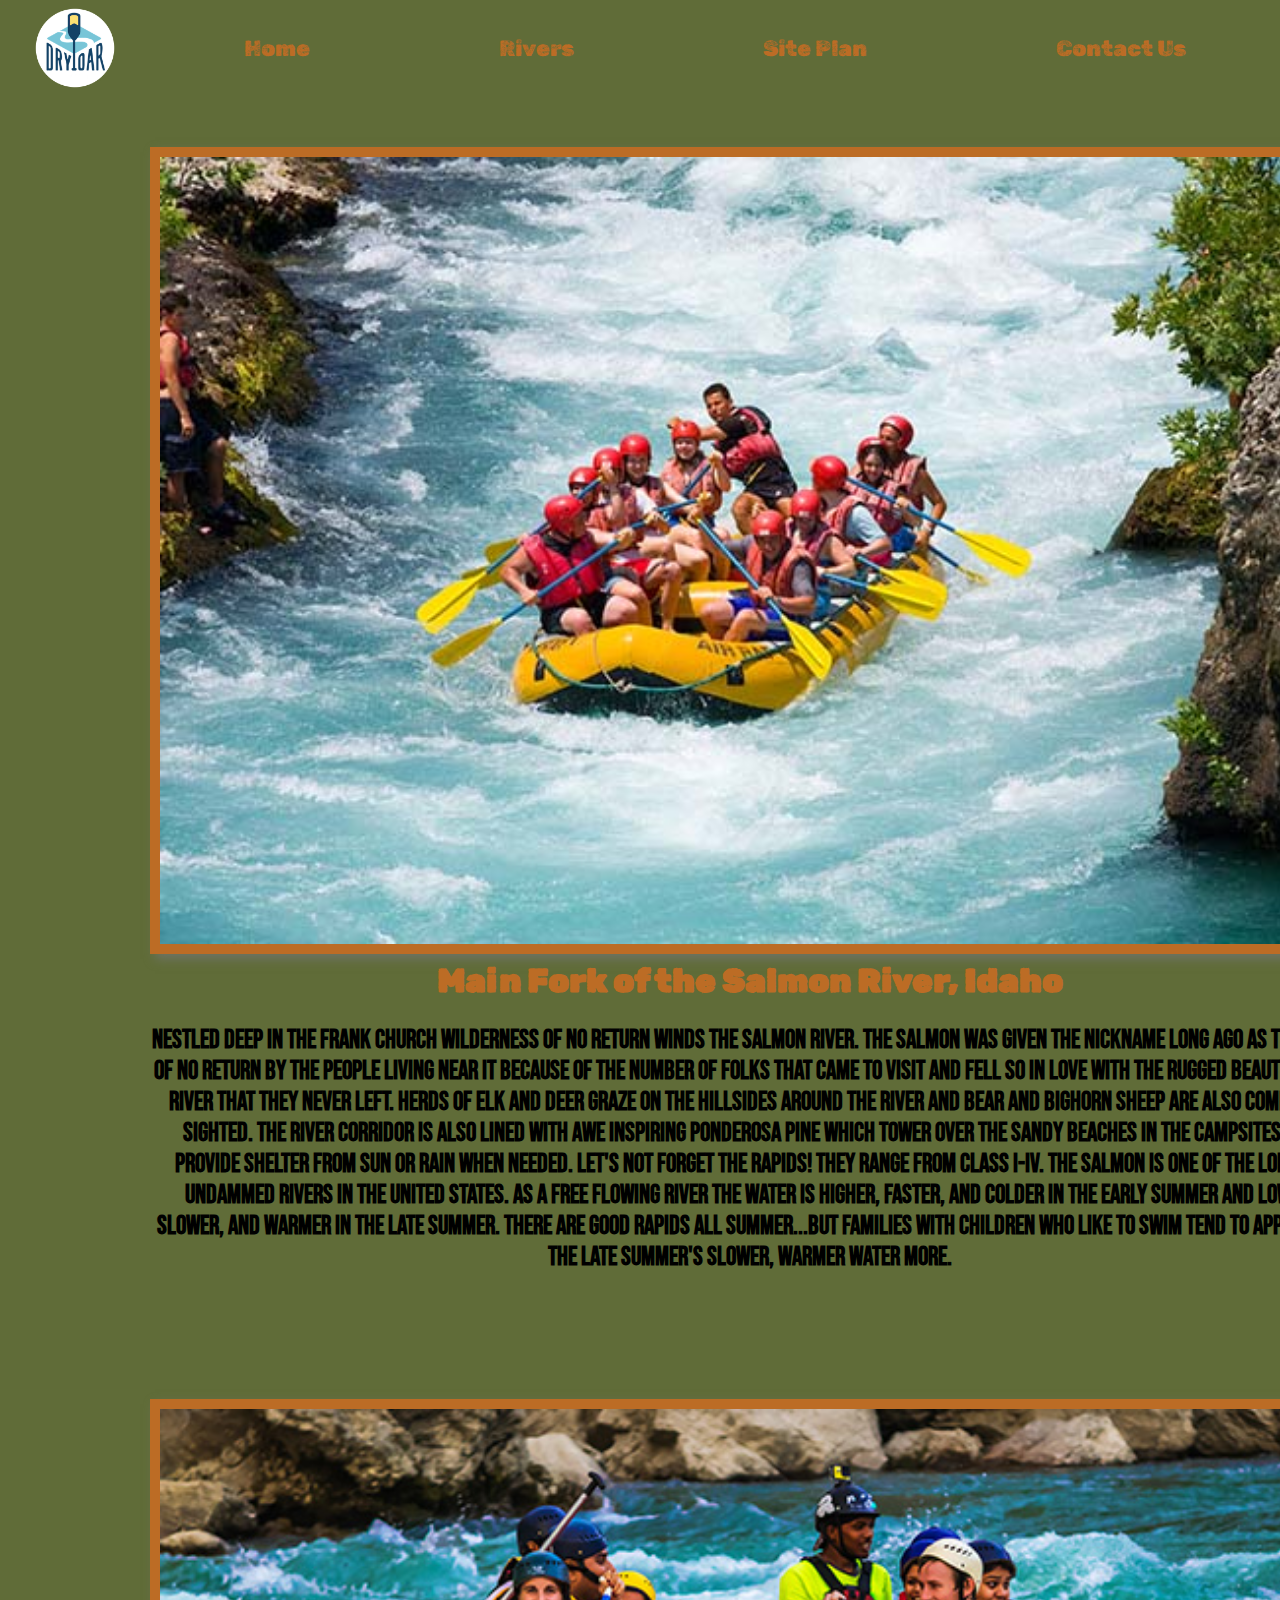
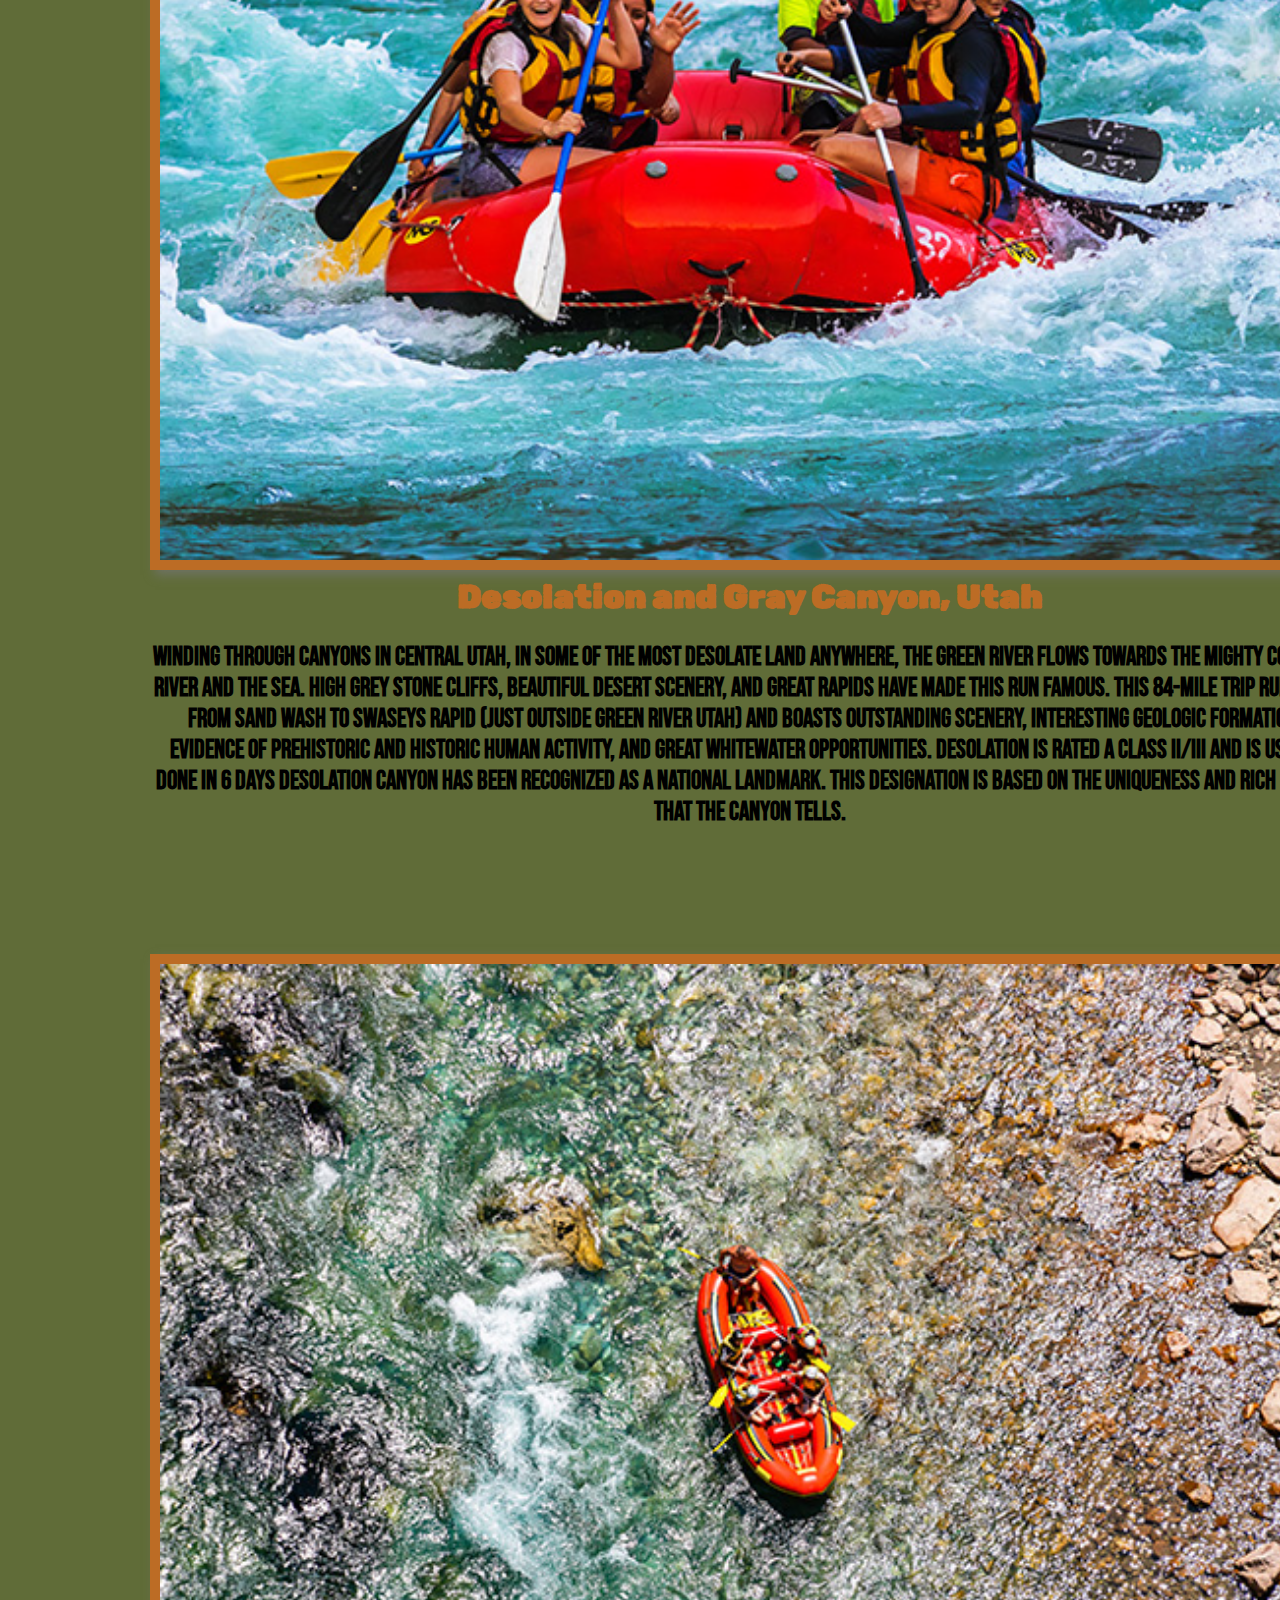
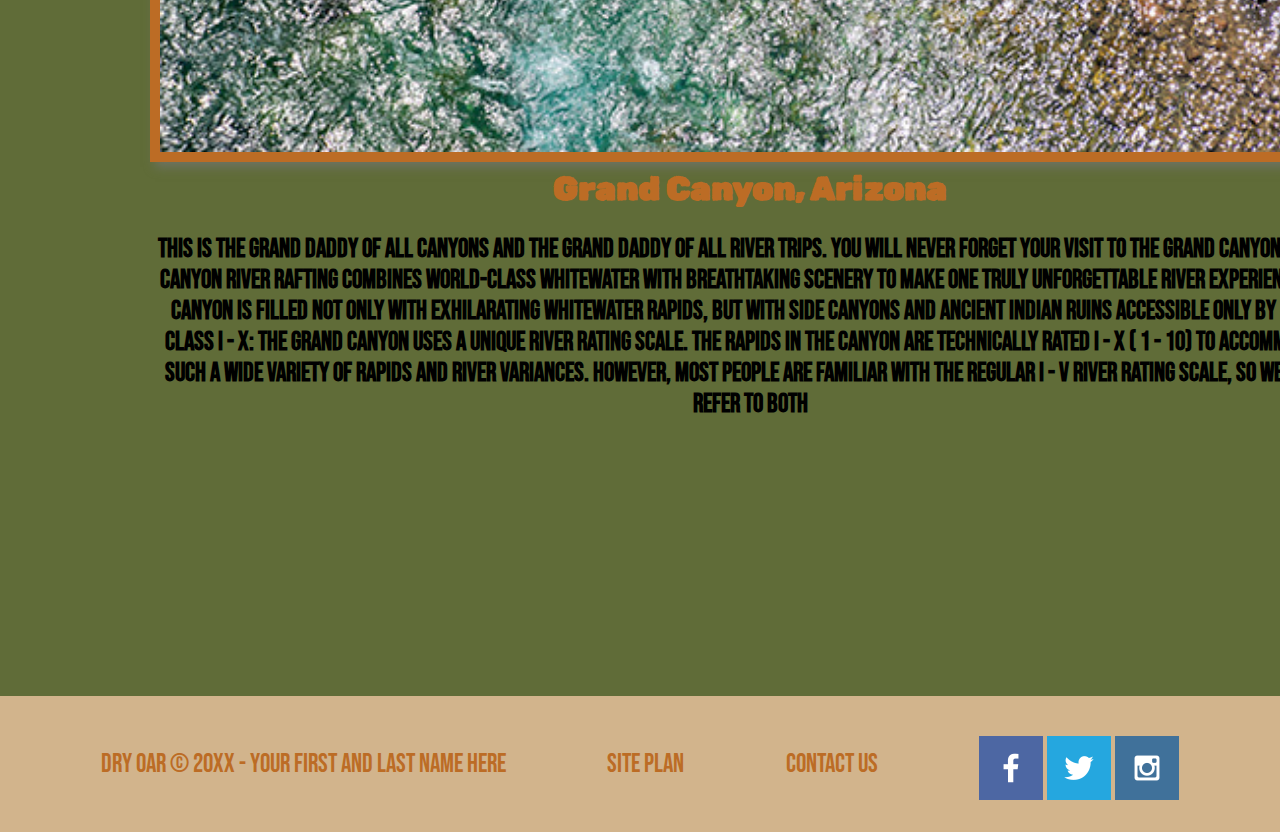
<file: wwr/rivers.html>
<!DOCTYPE html>
<html lang="en">
<head>
    <link rel="stylesheet" href="styles/style.css">
    <meta charset="UTF-8">
    <meta http-equiv="X-UA-Compatible" content="IE=edge">
    <meta name="viewport" content="width=device-width, initial-scale=1.0">
    <title>Rivers</title>
</head>
<body>
    <div id="content">
    <header>
        <a id="logo_link" href="index.html">
            <img class="logo" src="images/logo.png" alt ="Dry Oar Logo">
        </a>
        <nav>
            <a href="index.html">Home</a>
            <a href="./rivers.html">Rivers</a>
            <a href="site-plan-rafting.html">Site Plan</a>
            <a href="contactus.html">Contact Us</a>
        </nav>
    </header>
    <main class="home-grid">
        <section class="Salmon-River">
            <img class="card-img" src="images/Salmon_river.jpeg" alt="salmon river">
            <h2>Main Fork of the Salmon River, Idaho</h2>
            <h3>Nestled deep in the Frank Church Wilderness of No Return winds the Salmon river. The Salmon 
                was given the nickname long ago as the River of No Return by the people living near it because 
                of the number of folks that came to visit and fell so in love with the rugged beauty of 
                the river that they never left.

                Herds of elk and deer graze on the hillsides around the river and bear and bighorn sheep are 
                also commonly sighted. The river corridor is also lined with awe inspiring ponderosa pine which 
                tower over the sandy beaches in the campsites and provide shelter from sun or rain when needed.
                
                Let's not forget the rapids! They range from class I-IV. The Salmon is one of the longest 
                undammed rivers in the United States. As a free flowing river the water is higher, faster, and 
                colder in the early summer and lower, slower, and warmer in the late summer. There are good 
                rapids all summer...but families with children who like to swim tend to appreciate the late 
                summer's slower, warmer water more.</h3>
        </section>
        <section class="Gray-Canyon">
            <img class="card-img" src="images/Gray_canyon.jpeg" alt="Utah Rafting">
            <h2>Desolation and Gray Canyon, Utah</h2>
            <h3>Winding through canyons in central Utah, in some of the most desolate land anywhere, the Green 
                river flows towards the mighty Colorado river and the sea. High grey stone cliffs, beautiful desert 
                scenery, and great rapids have made this run famous. This 84-mile trip runs from from Sand Wash to 
                Swaseys Rapid (just outside Green River Utah) and boasts outstanding scenery, interesting geologic 
                formations, evidence of prehistoric and historic human activity, and great whitewater opportunities.

                Desolation is rated a Class II/III and is usually done in 6 days
                
                Desolation Canyon has been recognized as a National Landmark.  This designation is based on the uniqueness 
                and rich history that the canyon tells.</h3>
        </section>
        <section class="Grand-Canyon">
            <img class="card-img" src="images/Grand_canyon.jpeg" alt="Grand Canyon">
            <h2>Grand Canyon, Arizona</h2>
            <h3>This is the grand daddy of all canyons and the grand daddy of all river trips. You will never forget 
                your visit to the Grand Canyon.

                Grand Canyon river rafting combines world-class whitewater with breathtaking scenery to make one 
                truly unforgettable river experience. The canyon is filled not only with exhilarating whitewater rapids, 
                but with side canyons and ancient indian ruins accessible only by river.
                
                CLASS I - X: The Grand Canyon uses a unique river rating scale. The rapids in the Canyon are technically 
                rated I - X ( 1 - 10) to accommodate such a wide variety of rapids and river variances. However, most people 
                are familiar with the regular I - V river rating scale, so we often refer to both</h3>
    </main>
    <footer>
        <p>Dry Oar &copy; 20XX - Your First and Last Name Here</p>
        <p><a href="site-plan-rafting.html">Site Plan</a></p>
        <p><a href="contactus.html">Contact Us</a></p>
        <div class="social">
            <a href="https://facebook.com" target="_blank">
                <img src="images/facebook.png" alt="fb icon">
            </a>
            <a href="https://twitter.com" target="_blank">
                <img src="images/twitter.png" alt="twitter icon">
            </a>
            <a href="https://instagram.com" target="_blank">
                <img src="images/instagram.png" alt="instagram icon">
            </a>
        </div>
    </footer>
    </div>
</body>
</html>
</file>
<file: wwr/styles/style.css>
@import url('https://fonts.googleapis.com/css2?family=Bebas+Neue&family=Rubik+Dirt&display=swap');
body{
  background-color: #606c38;
  font-family: 'Rubik Dirt';
  font-size: 22px;
  margin: 0;
  padding: 0;
}
h2 {
    margin: 0;
}
header{
    background-color: #606c38;
    font-family: 'Rubik Dirt';
    display: grid;
    grid-template-columns: 150px auto;
}
nav {
    display: flex;
    justify-content: space-around;
}           
.logo{
    width: 80px;
}
#logo_link{
    padding-top: 5px;
    padding-top: 5px;
    justify-self: center;
    align-self: center;
}
#content {
    max-width: 1600px;
    margin: 0 auto;
}
nav a {
    text-align: center;
    color: #bc6c25;
    text-decoration: none;
    font-family: 'Rubik Dirt';
    padding: 35px;
}
nav a:hover{
    background-color:black;
    color:#bc6c25;
    font-family: 'Rubik Dirt';
}
#hero {
    display: grid;
    grid-template-columns: 1fr 3fr 1fr;
    margin-top: -100px; 
}
#hero-box {
    grid-column: 1/4;
    grid-row: 1/3;
    z-index: -1;
}
#hero-img{
    width: 100%
}
#hero-msg {
    grid-column: 2/3;
    grid-row: 1/2;
    margin-top: 100px;
}
             
.home-title{
    color: #bc6c25 ;
    font-family: 'Rubik Dirt';
    font-size: 2em;
    margin-top: 10px;
}
h4{
    color: #bc6c25;
    font-family: 'Rubik Dirt';
}
.home-grid{
    display: grid 
}
.book, .join{
    background-color: #606c38;
    color: #bc6c25;
    text-decoration: none;
    font-family: 'Rubik Dirt';
    font-size: 18px;
    padding: 15px 30px;
    margin-top: 50px;
    border-radius: 5px;
}
.home-grid{
    display: grid; 
    grid-template-columns: repeat(10, 150px);    
}
.rivers-card, .camping-card, .rapids-card{
    margin: 200px 0;
}
.card-img, .mountains{
    width: 100%
}
.card-img{
    border: 10px solid #bc6c25 ;
    transition: transform .5s;
    box-shadow: 5px 5px 10px #6f7364;
}
.card-img:hover {
    opacity: .6;
    transform: scale(1.1);
}
.card-img, .mountains {
    width: 100%;
} 
.rivers-card {
    grid-column: 2/4;
    grid-row: 2/3;
}           
.camping-card {
    grid-column: 5/7;
    grid-row: 2/3;
}           
.rapids-card {
    grid-column: 8/10;
    grid-row: 2/3;
}           
#background {
    grid-column: 1/11;
    grid-row: 4/9;
}           
.mountains {
    width: 100%;
    grid-column: 2/7;
    grid-row: 5/8;
    box-shadow: 5px 5px 10px #6f7364;
}                   
.book:hover, .join:hover{
    background-color:#606c38;
    color: #bc6c25;
    font-family: 'Rubik Dirt';
}
.msg h2{
    color:#bc6c25;
    font-family: 'Bebas Neue';
}
.msg p{
    color: #bc6c25;
    font-family: 'Bebas Neue';
    font-size: 2em;
    padding-bottom: 15px;
}
#background{
    background-color: grey;
}
.msg{
  background-color:tan;
  font-family: 'Bebas Neue';
  line-height: 1.5em;
  padding: 35px;
  grid-column: 6/10;
  grid-row: 6/7;
  box-shadow: 5px 5px 10px #6f7364;
}
#hero-msg h1, #hero-msg h4 {
    text-align: center;
}
.icon {
    width: 80px;
    padding-top: 10px;
}
.button-box{
    text-align: center;
    font-family: 'Bebas Neue';
}
main section{
    text-align: center;
    font-family: 'Bebas Neue';
}
main section img{
    box-sizing: border-box;
}
#background {
    height: 725px;
}
footer{
    background-color:tan ;
    color: #bc6c25;
    font-family: 'Bebas Neue';
    padding: 25px 50px;
    margin-top: 200px;
    display: flex;
    justify-content: space-around;
    align-items: center;
}
footer p{
    font-size: 1.2em;
}
footer a{
    color: #bc6c25;
    text-decoration: none;
    font-family: 'Bebas Neue';
}
footer .social img{
    padding-top: 15px;
}
footer a:hover{
    color: #bc6c25;
    text-decoration: underline;
    font-family: 'Bebas Neue';
}


.Salmon-River, .Gray-Canyon, .Grand-Canyon{
    margin: 50px 0;
    width: 100%;
    text-align: center;
}
.Salmon-River {
    grid-column: 2/10;
    grid-row: 2/3;
}           
.Gray-Canyon {
    grid-column: 2/10;
    grid-row: 4/5;
}           
.Grand-Canyon {
    grid-column: 2/10;
    grid-row: 6/7;
}   
h2{
    color: #bc6c25;
    font-family: 'Rubik Dirt';
}

form {
    /* Center the form on the page */
    margin: 0 auto;
    width: 400px;
    /* Form outline */
    padding: 1em;
    border: 1px solid #ccc;
    border-radius: 1em;
  }
  
  ul {
    list-style: none;
    padding: 0;
    margin: 0;
  }
  
  form li + li {
    margin-top: 1em;
  }
  
  label {
    /* Uniform size & alignment */
    display: inline-block;
    width: 90px;
    text-align: right;
  }
  
  input,
  textarea {
    /* To make sure that all text fields have the same font settings
       By default, textareas have a monospace font */
    font: 1em sans-serif;
  
    /* Uniform text field size */
    width: 300px;
    box-sizing: border-box;
  
    /* Match form field borders */
    border: 1px solid #999;
  }
  
  input:focus,
  textarea:focus {
    /* Additional highlight for focused elements */
    border-color: #000;
  }
  
  textarea {
    /* Align multiline text fields with their labels */
    vertical-align: top;
  
    /* Provide space to type some text */
    height: 5em;
  }
  
  .button {
    /* Align buttons with the text fields */
    padding-left: 90px; /* same size as the label elements */
  }
  
  button {
    /* This extra margin represent roughly the same space as the space
       between the labels and their text fields */
    margin-left: 0.5em;
  }
  #feedback {
    background-color: antiquewhite;
    position: absolute;
    top: 0;
    left: 0;
    right: 0;
    padding: .5em;
    /* make this element invisible until we are ready for it */
    display: none;      
}
.moveDown {
    margin-top: 3em;
}
                    

@media screen and (max-width: 900px) {
    #hero, .home-grid {
        display: block;
        height: auto;
    }
    nav, footer {
        flex-direction: column;
    }
    nav a {
        display: block;
        padding: 15px;
    }
    #hero {
        margin-top: 0;
    }
    #hero-msg {
        margin-top: 0;
    }
    #hero-msg h4 {
        display: none;
    }
    .home-title {
        font-size: 25px;
        color: #6f7364;
    }
    .rivers-card, .camping-card, .rapids-card { 
        margin: 50px auto;
        width: 60%;
    }
    #background {
        display: none;
    }
    .mountains, .msg {
        width: 80%;
        display: block;
        margin: 0 auto;
    }
    footer {
        margin-top: 25px;
    }
}
</file>
<file: positionstyles.css>
/* CSS - Name: "positionstyles.css" */
/* Activity 1 styles */
.content1 {
  /* This is the parent of the activity 1 boxes. */
  display: grid;
  grid-template-columns: 1fr 1fr;
  justify-items: center;
  grid-gap: 20px;
}
.red1 { 
  width: 100%; 
  height: 100px; 
  background-color: red; 
  grid-column: 1/3;

} 
.green1 {
  width: 200px; 
  height: 200px; 
  background-color: green; 

} 
.yellow1 {
  width: 200px; 
  height: 200px; 
  background-color: gold; 
} 
.blue1 {
  width: 100%; 
  height: 100px; 
  background-color: blue;
  grid-column: 1/3; 
} 
/* Activity 2 styles */ 
.content2 {
  /* This is the parent of the activity 2 boxes. */
  display: grid;
  justify-items: left;
  grid-gap: 0px;
}
.red2 {
  width: 100px; 
  height: 100px; 
  background-color: red; 
  grid-column: 1/15;
} 
.green2 { 
  width: 100px; 
  height: 100px; 
  background-color: green; 
  grid-column: 2/15;
  margin-top: -40px;
} 
.yellow2 {
  width: 100px; 
  height: 100px; 
  background-color: gold; 
  grid-column: 3/15;
  margin-top: -40px;
} 
.blue2 {
  width: 100px; 
  height: 100px; 
  background-color: blue; 
  grid-column: 4/15;
  margin-top: -40px;
} 
/* Activity 3 styles */ 
.content3 {
  /* This is the parent of the activity 3 boxes. */
  display: grid;
  grid-column-gap: 100px;
  grid-template-columns: 1fr 1fr;
}
.red3 {
  width: 100%; 
  height: 100px; 
  background-color: red; 
  grid-column: 1/3;
} 
.green3 {
  width: 100%; 
  height: 200px; 
  background-color: green;
  grid-column: 1/2 ;
  grid-row: 2;
} 
.yellow3 {
  width: 100%; 
  height: 200px; 
  background-color: gold; 
  grid-column: 2/3 ;
  grid-row: 2;
} 
.blue3 {
  width: 100%;
  height: 100px; 
  background-color: blue; 
  grid-column: 1/3;
} 
/* Activity 4 styles */ 
.content4 {
  /* This is the parent of the activity 4 boxes. */
  height: 400px;
  display:grid;
  grid-template-columns: 1fr 1fr;
}
.red4 {
  width: 100%; 
  height: 100%; 
  background-color: red; 
  grid-column: 1/2;
  grid-row: 1/4;
} 
.green4 {
  width: 100%; 
  height: 100%; 
  background-color: green; 
  grid-column: 2/2 ;
  grid-row: 1/3;
} 
.yellow4 {
  width: 100%; 
  height: 100%; 
  background-color: gold;
  grid-column: 2/2 ;
  grid-row: 2/3;
} 
.blue4 {
  width: 100%; 
  height: 100%; 
  background-color: blue; 
  grid-column: 2/2 ;
  grid-row: 3/3;
} 
/* Activity 5 styles */ 
.content5 {
  /* This is the parent of the activity 5 boxes. */
  height: 400px;
}
.red5 { 
  width: 100%; 
  height: 100px; 
  background-color: red; 
} 
.green5 { 
  width: 100px; 
  height: 100px; 
  background-color: green; 
  float: left;

} 
.yellow5 {
  width: 100%; 
  height: 175px; 
  background-color: gold; 

} 
.blue5 {
  width: 100%; 
  height: 100px; 
  background-color: blue; 
} 
/* Activity 6 styles */ 
.content6 {
  /* This is the parent of the activity 6 boxes. */
  display:grid;
  grid-template-columns: repeat(6, 100px);
}
.red6 {
  width: 400px; 
  height: 200px; 
  background-color: red;  
  grid-column: 1/5;
  grid-row: 1/3;
  z-index: -1;
} 
.green6 {
  width: 200px; 
  height: 200px; 
  background-color: green;
  grid-column: 1/3;
  grid-row: 5/7;
  z-index: 1;
} 
.yellow6 {
  width: 200px; 
  height: 400px; 
  background-color: gold;
  grid-column: 5/7;
  grid-row: 3/7;
  z-index: 1;
} 
.blue6 {
  width: 400px; 
  height: 400px; 
  background-color: blue;
  grid-column: 2/6;
  grid-row: 2/6;
} 


/* Do not make any changes below here */
.activity {
  width: 70%; 
  margin: 20px auto; 
  font-family: Arial, sans-serif; 
  border: 1px solid black; 
  padding: 10px; 
  clear:both; 
  overflow: auto;
} 

.hint {
  border: 1px solid grey;
  background: #e0e0e0;
  padding: .5em;
  position: relative;
  margin: 1em 0;
}
.hint h3 {
  margin: 0;
}
.hint:hover {
  background: #d0d0d0;
}
.hint > div {
  display: none;
}

.hint input[type=checkbox] {
  position: absolute;
  width: 100%;
  height: 100%;
  opacity: 0;
  z-index: 1;
  cursor: pointer;
}

.hint input[type=checkbox]:checked ~ div {
  display: block;
}

.hint i {
  position: absolute;
  transform: translate(-6px, 0);
  margin-top: 16px;
  right: 10px;
  top: -3px;
}
.hint i:before, .hint i:after {
  content: "";
  position: absolute;
  background-color: black;
  width: 3px;
  height: 9px;
}
.hint i:before {
  transform: translate(2px, 0) rotate(45deg);
}
.hint i:after {
  transform: translate(-2px, 0) rotate(-45deg);
}

.hint input[type=checkbox]:checked ~ i:before {
  transform: translate(-2px, 0) rotate(45deg);
}
.hint input[type=checkbox]:checked ~ i:after {
  transform: translate(2px, 0) rotate(-45deg);
}
.hint a {
  position: relative;
  z-index: 1;
}
</file>
<file: Ice 5/styles/ice5.css>
body {
    margin: 0;
    background-color: grey;
}
.web_designer{
    width: 100%;
}
#icons {
   width: 95%;
   text-align: center;
}
#icons div {
    text-align: center;
    display: inline-block;
    width: 30%;
}
.desk, .graphic, .person {
    width: 70%;
    border-radius: 50%;
    border: 12px solid #555;
    margin: 0 auto;
}
</file>
<file: ICE 6/styles/ice6.css>
body {
    height: 100%;
    background: linear-gradient(90deg, white 50%, gray 50%);
}
.cherries {
    width: 50%;
    text-align: left;
}
h1{
    font-size: 200px;
    margin-left: 10%;
    margin-right: 10%;
}
img{
    grid-column: 1/2;
    grid-row: 1/3;
    width: 100%;
}
</file>
